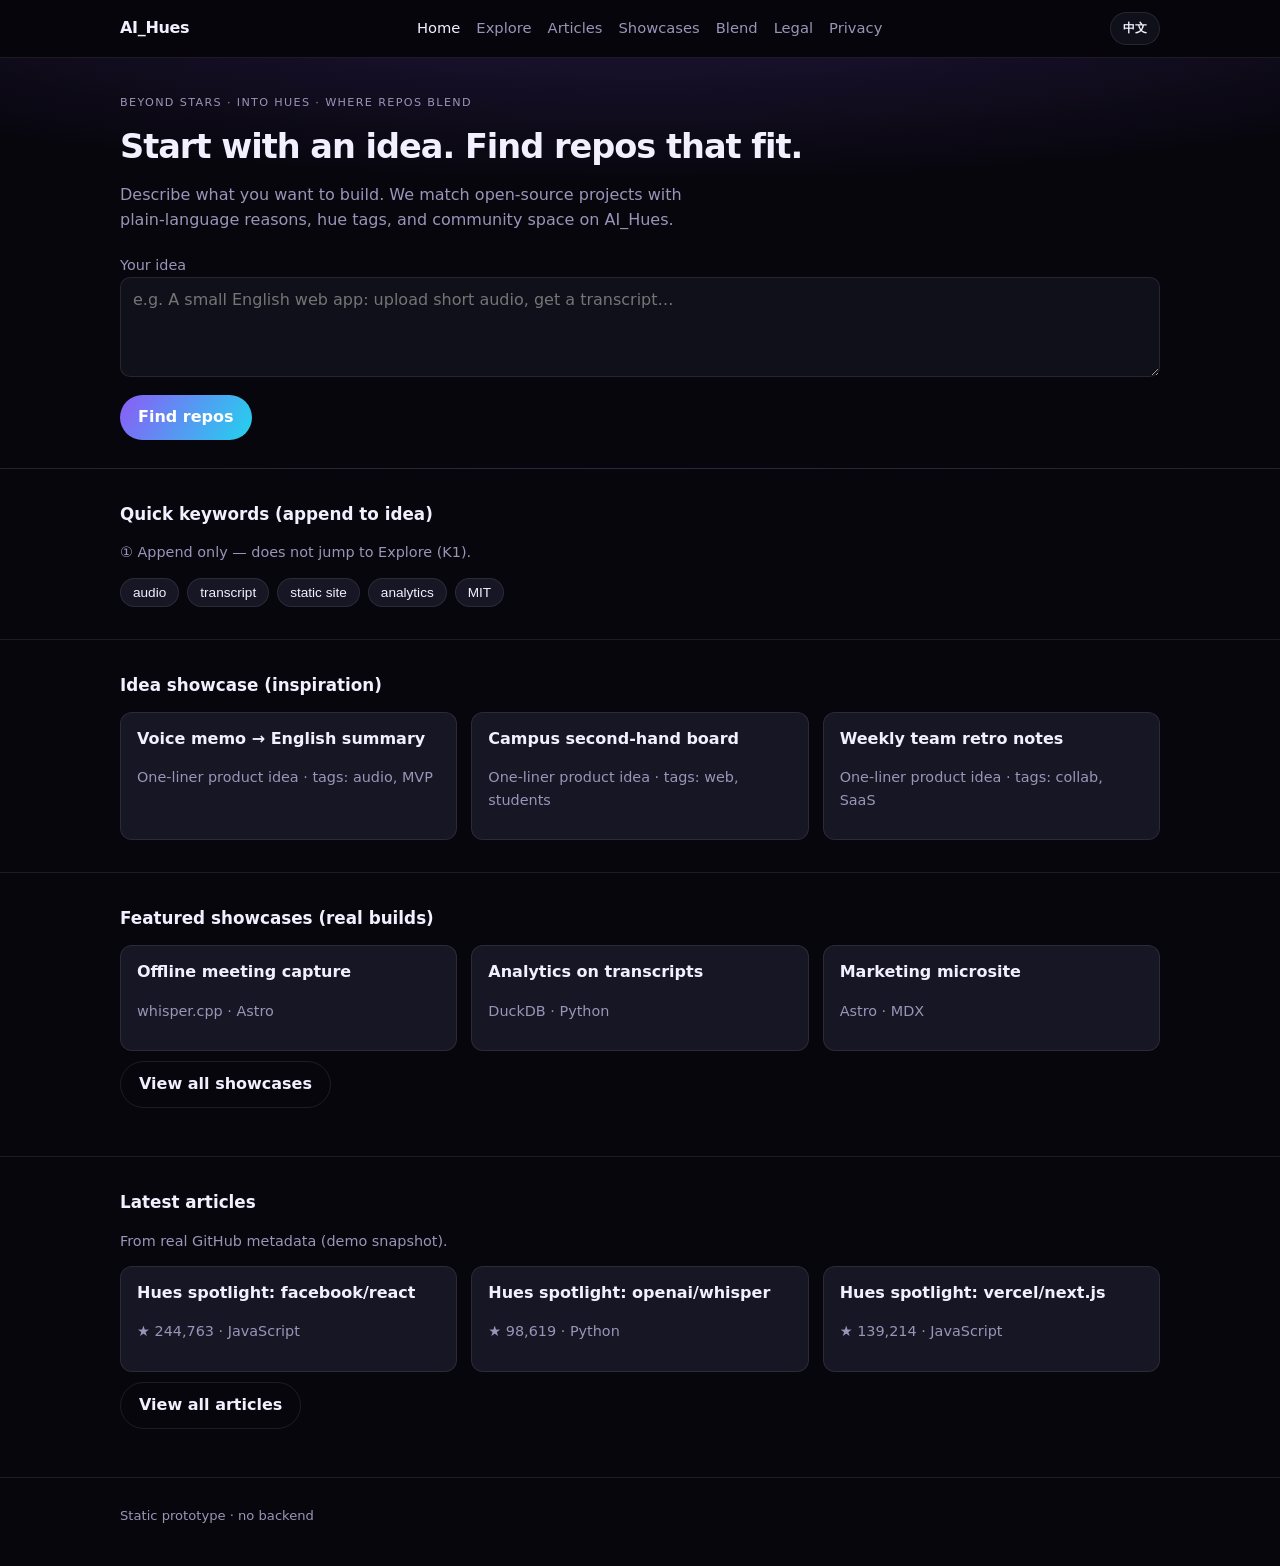
<file: index.html>
<!DOCTYPE html>
<html lang="en">
<head>
  <meta charset="UTF-8" />
  <meta name="viewport" content="width=device-width, initial-scale=1" />
  <title>AI_Hues — Demo</title>
  <link rel="stylesheet" href="./assets/styles.css" />
</head>
<body>
  <header class="site-header"><div id="nav-mount"></div></header>

  <section class="hero">
    <div class="wrap">
      <p class="eyebrow" data-i18n="homeEyebrow"></p>
      <h1 data-i18n="homeH1"></h1>
      <p class="lede" data-i18n="homeLede"></p>
      <form id="idea-form" action="./idea-result.html" method="get">
        <label for="q" class="muted" data-i18n="homeIdeaLabel"></label>
        <textarea id="q" name="q" data-i18n-placeholder="homeIdeaPh"></textarea>
        <div class="row">
          <button type="submit" class="btn" data-i18n="homeSearchBtn"></button>
        </div>
      </form>
    </div>
  </section>

  <section class="section">
    <div class="wrap">
      <h2 data-i18n="homeKwTitle"></h2>
      <p class="muted">① Append only — does not jump to Explore (K1).</p>
      <div class="chips" id="kw"></div>
    </div>
  </section>

  <section class="section">
    <div class="wrap">
      <h2 data-i18n="homeIdeaShowcaseTitle"></h2>
      <div class="grid">
        <article class="card"><h3>Voice memo → English summary</h3><p class="muted">One-liner product idea · tags: audio, MVP</p></article>
        <article class="card"><h3>Campus second-hand board</h3><p class="muted">One-liner product idea · tags: web, students</p></article>
        <article class="card"><h3>Weekly team retro notes</h3><p class="muted">One-liner product idea · tags: collab, SaaS</p></article>
      </div>
    </div>
  </section>

  <section class="section">
    <div class="wrap">
      <h2 data-i18n="homeFeatShowTitle"></h2>
      <div class="grid">
        <article class="card"><h3><a href="./showcase.html">Offline meeting capture</a></h3><p class="muted">whisper.cpp · Astro</p></article>
        <article class="card"><h3><a href="./showcase.html">Analytics on transcripts</a></h3><p class="muted">DuckDB · Python</p></article>
        <article class="card"><h3><a href="./showcase.html">Marketing microsite</a></h3><p class="muted">Astro · MDX</p></article>
      </div>
      <p class="row"><a class="btn btn-ghost" href="./showcases.html" data-i18n="homeFeatShowAll"></a></p>
    </div>
  </section>

  <section class="section">
    <div class="wrap">
      <h2 data-i18n="homeArticlesTitle"></h2>
      <p class="muted">From real GitHub metadata (demo snapshot).</p>
      <div class="grid" id="home-articles"></div>
      <p class="row"><a class="btn btn-ghost" href="./articles.html" data-i18n="homeArticlesAll"></a></p>
    </div>
  </section>

  <footer class="site-footer"><div class="wrap"><span data-i18n="footerNote"></span></div></footer>
  <script src="./assets/articles-data.js"></script>
  <script src="./assets/app.js"></script>
  <script>
    (function () {
      var ta = document.getElementById("q");
      var words = ["audio", "transcript", "static site", "analytics", "MIT"];
      var kw = document.getElementById("kw");
      words.forEach(function (w) {
        var b = document.createElement("button");
        b.type = "button";
        b.className = "chip";
        b.textContent = w;
        b.onclick = function () {
          ta.value = (ta.value ? ta.value + " " : "") + w;
        };
        kw.appendChild(b);
      });
      var ha = document.getElementById("home-articles");
      (window.AI_HUES_ARTICLES || []).slice(0, 3).forEach(function (a) {
        var el = document.createElement("article");
        el.className = "card";
        el.innerHTML =
          "<h3><a href=\"./article-view.html?id=" +
          a.id +
          "\">" +
          a.title_en +
          "</a></h3><p class=\"muted\">★ " +
          (a.stars || 0).toLocaleString() +
          " · " +
          (a.language || "—") +
          "</p>";
        ha.appendChild(el);
      });
    })();
  </script>
</body>
</html>
</file>
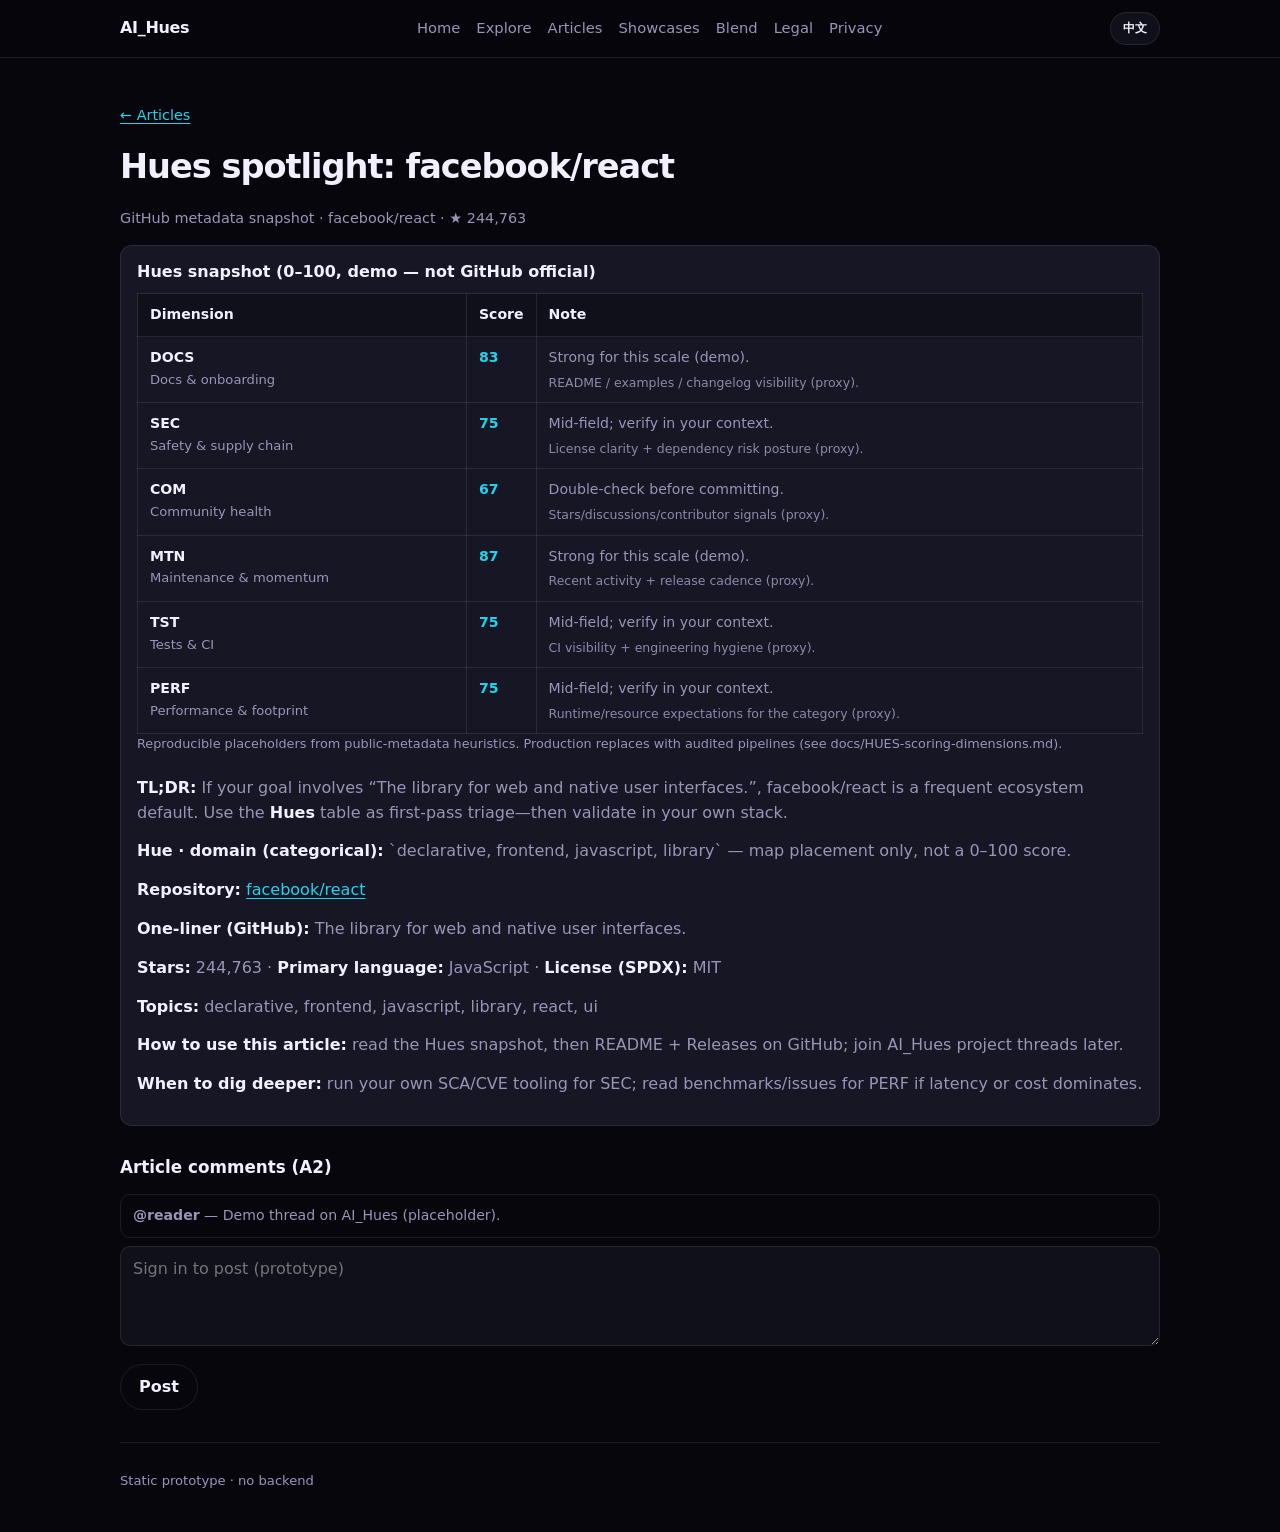
<file: article-view.html>
<!DOCTYPE html>
<html lang="en">
<head>
  <meta charset="UTF-8" />
  <meta name="viewport" content="width=device-width, initial-scale=1" />
  <title>AI_Hues — Article</title>
  <link rel="stylesheet" href="./assets/styles.css" />
  <style>
    .article-body p { margin: 0 0 14px; color: var(--muted); }
    .article-body a { word-break: break-all; }
    .article-body strong { color: var(--text); }
  </style>
</head>
<body>
  <header class="site-header"><div id="nav-mount"></div></header>
  <main class="wrap section">
    <p class="muted"><a href="./articles.html">← Articles</a></p>
    <h1 id="art-title"></h1>
    <p class="muted" id="art-meta"></p>
    <article class="card" style="margin-top:16px">
      <div class="article-body" id="art-body"></div>
    </article>
    <h2 style="margin-top:28px">Article comments (A2)</h2>
    <div class="comment"><strong>@reader</strong> — Demo thread on AI_Hues (placeholder).</div>
    <textarea rows="2" placeholder="Sign in to post (prototype)"></textarea>
    <div class="row"><button type="button" class="btn btn-ghost" disabled>Post</button></div>
  </main>
  <footer class="site-footer"><div class="wrap"><span data-i18n="footerNote"></span></div></footer>
  <script src="./assets/articles-data.js"></script>
  <script src="./assets/app.js"></script>
  <script>
    function ghMdToHtml(s) {
      return s
        .split(/\n\n+/)
        .map(function (p) {
          p = p.replace(/\*\*(.+?)\*\*/g, "<strong>$1</strong>");
          p = p.replace(/\[([^\]]+)\]\(([^)]+)\)/g, '<a href="$2" target="_blank" rel="noopener noreferrer">$1</a>');
          return "<p>" + p + "</p>";
        })
        .join("");
    }
    function getLang() {
      try {
        var s = localStorage.getItem("ai_hues_lang");
        if (s === "zh" || s === "en") return s;
      } catch (e) {}
      return "en";
    }
    var id = parseInt(new URLSearchParams(location.search).get("id") || "0", 10);
    var list = window.AI_HUES_ARTICLES || [];
    var a = list.find(function (x) { return x.id === id; }) || list[0];
    var lang = getLang();
    document.getElementById("art-title").textContent = lang === "zh" ? a.title_zh : a.title_en;
    document.getElementById("art-meta").textContent =
      (lang === "zh" ? "GitHub 元数据快照 · " : "GitHub metadata snapshot · ") +
      a.full_name +
      " · ★ " +
      (a.stars || 0).toLocaleString();
    var hues = lang === "zh" ? a.hues_html_zh : a.hues_html_en;
    document.getElementById("art-body").innerHTML =
      (hues || "") + ghMdToHtml(lang === "zh" ? a.body_zh : a.body_en);
    document.title = (lang === "zh" ? a.title_zh : a.title_en) + " — AI_Hues";
  </script>
</body>
</html>
</file>
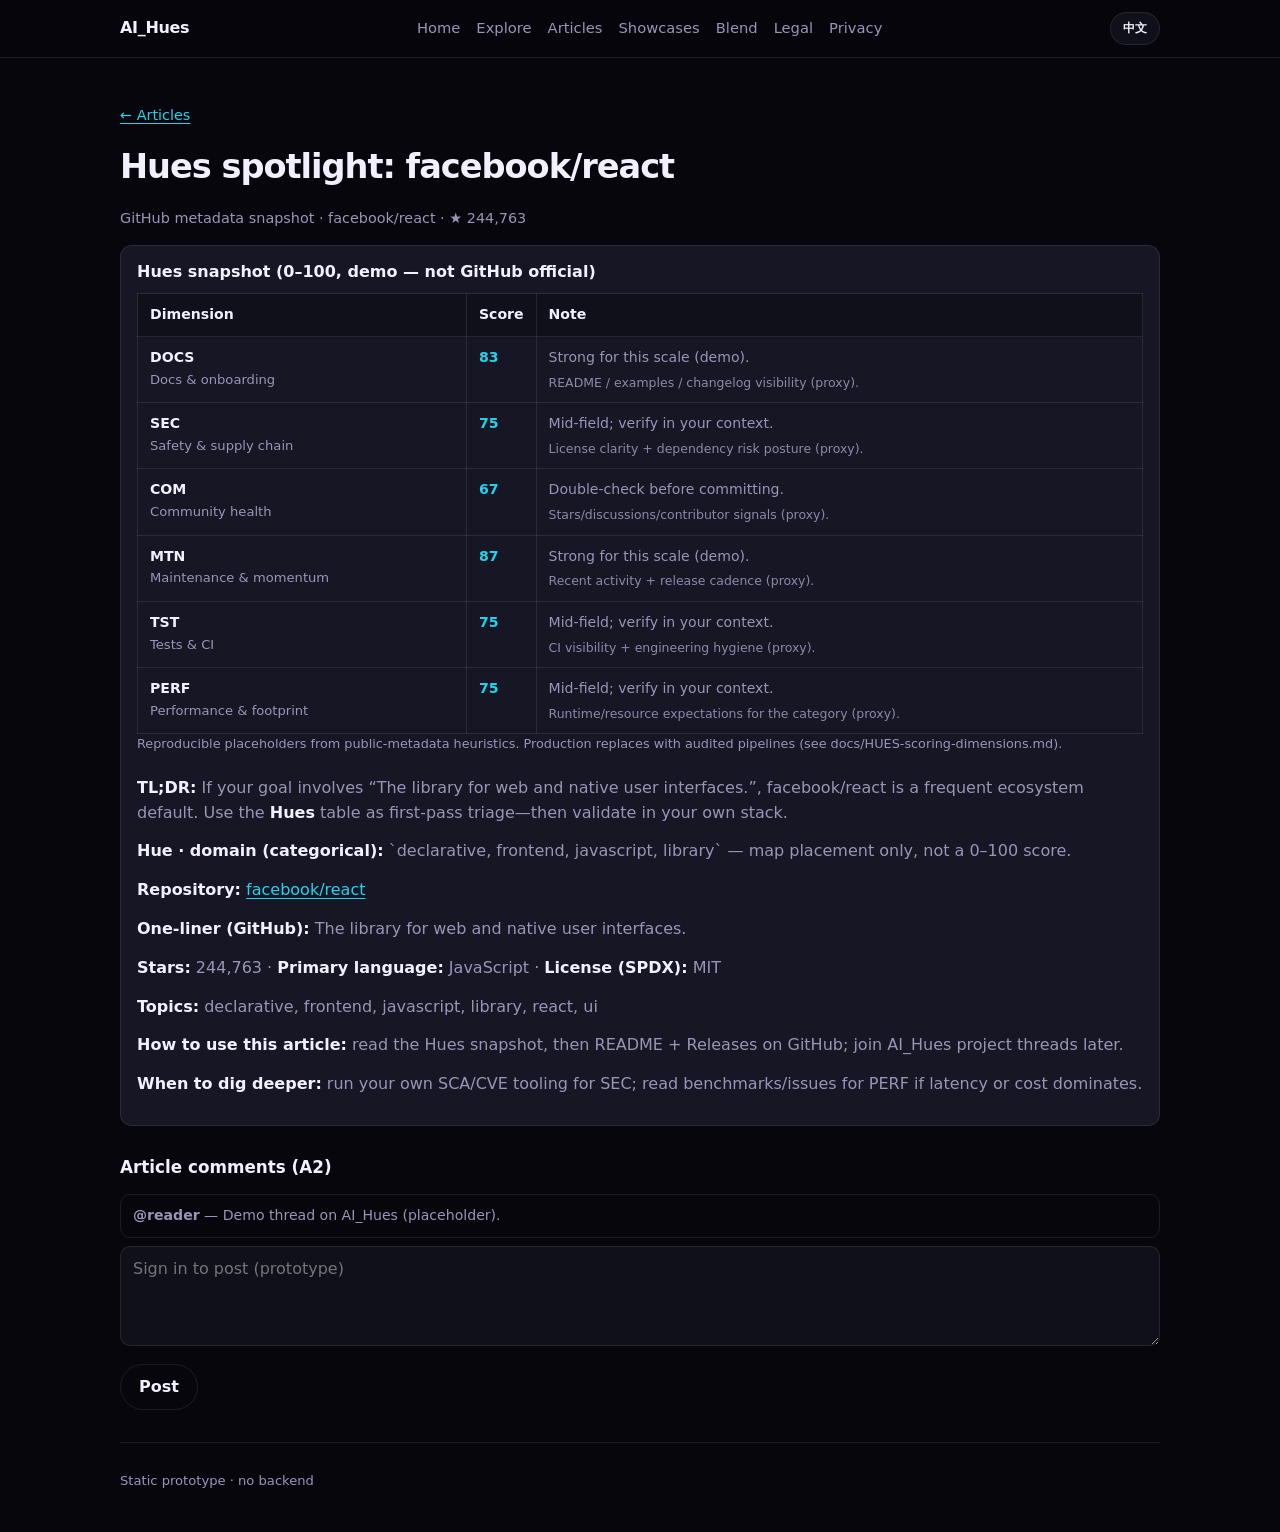
<file: article.html>
<!DOCTYPE html>
<html lang="en">
<head>
  <meta charset="UTF-8" />
  <meta http-equiv="refresh" content="0; url=./article-view.html?id=0" />
  <title>Redirect…</title>
  <script>location.replace("./article-view.html?id=0");</script>
</head>
<body><p><a href="./article-view.html?id=0">Continue to article…</a></p></body>
</html>
</file>
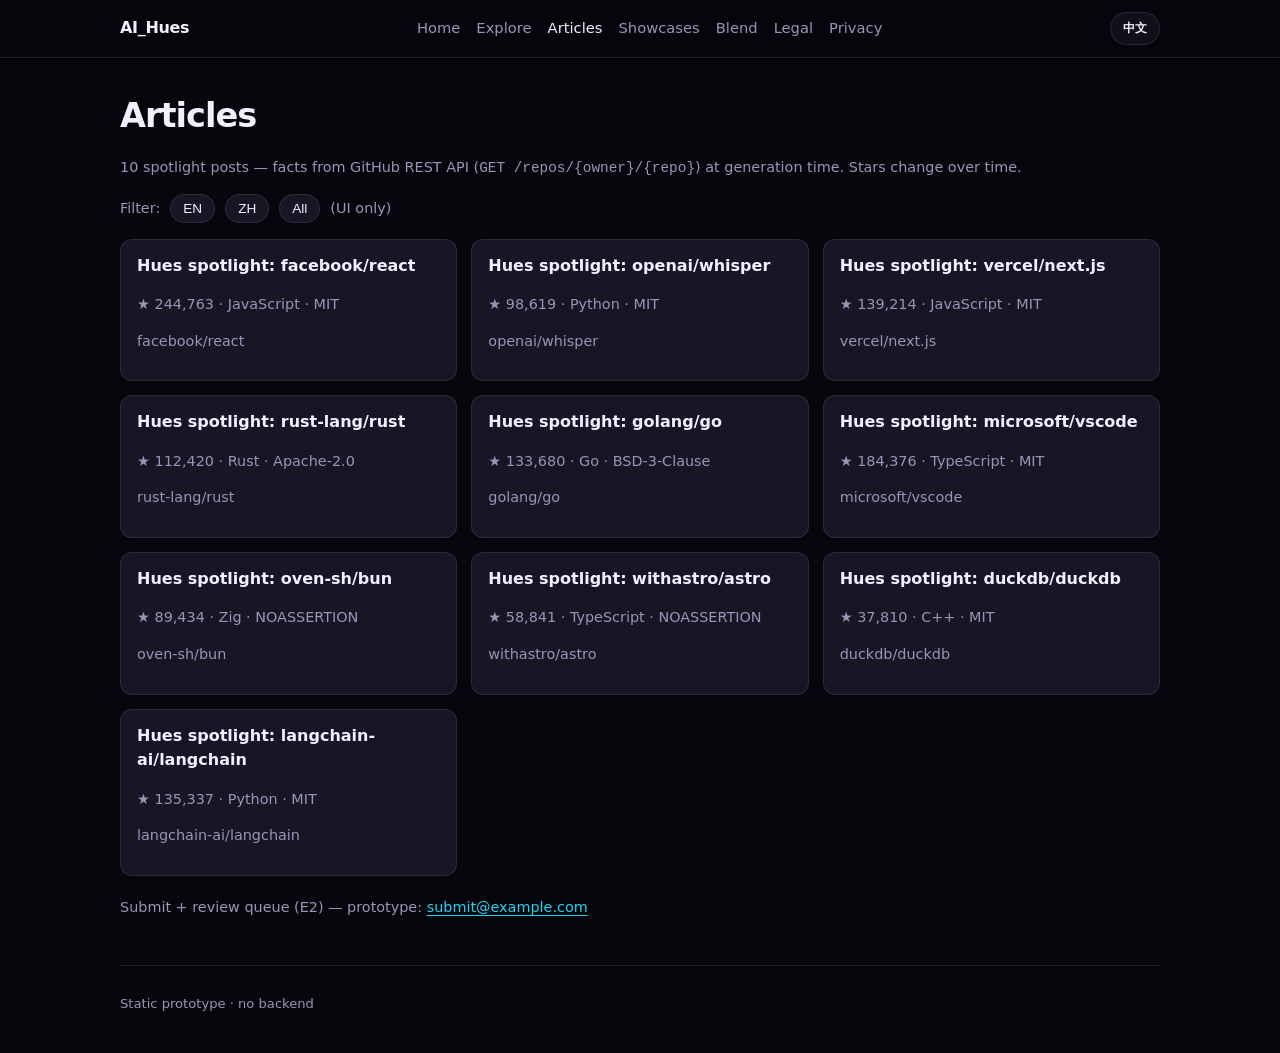
<file: articles.html>
<!DOCTYPE html>
<html lang="en">
<head>
  <meta charset="UTF-8" />
  <meta name="viewport" content="width=device-width, initial-scale=1" />
  <title>AI_Hues — Articles</title>
  <link rel="stylesheet" href="./assets/styles.css" />
</head>
<body>
  <header class="site-header"><div id="nav-mount"></div></header>
  <main class="wrap section">
    <h1 data-i18n="articlesTitle"></h1>
    <p class="muted">10 spotlight posts — facts from GitHub REST API (<code>GET /repos/{owner}/{repo}</code>) at generation time. Stars change over time.</p>
    <p class="row muted">Filter: <button type="button" class="chip">EN</button> <button type="button" class="chip">ZH</button> <button type="button" class="chip">All</button> (UI only)</p>
    <div class="grid" style="margin-top:16px" id="art-grid"></div>
    <p class="muted" style="margin-top:20px">Submit + review queue (E2) — prototype: <a href="#">submit@example.com</a></p>
  </main>
  <footer class="site-footer"><div class="wrap"><span data-i18n="footerNote"></span></div></footer>
  <script src="./assets/articles-data.js"></script>
  <script src="./assets/app.js"></script>
  <script>
    (function () {
      var g = document.getElementById("art-grid");
      (window.AI_HUES_ARTICLES || []).forEach(function (a) {
        var el = document.createElement("article");
        el.className = "card";
        el.innerHTML =
          "<h3><a href=\"./article-view.html?id=" +
          a.id +
          "\">" +
          a.title_en +
          "</a></h3>" +
          "<p class=\"muted\">★ " +
          (a.stars || 0).toLocaleString() +
          " · " +
          (a.language || "—") +
          " · " +
          (a.license || "—") +
          "</p><p class=\"muted\">" +
          (a.full_name || "") +
          "</p>";
        g.appendChild(el);
      });
    })();
  </script>
</body>
</html>
</file>
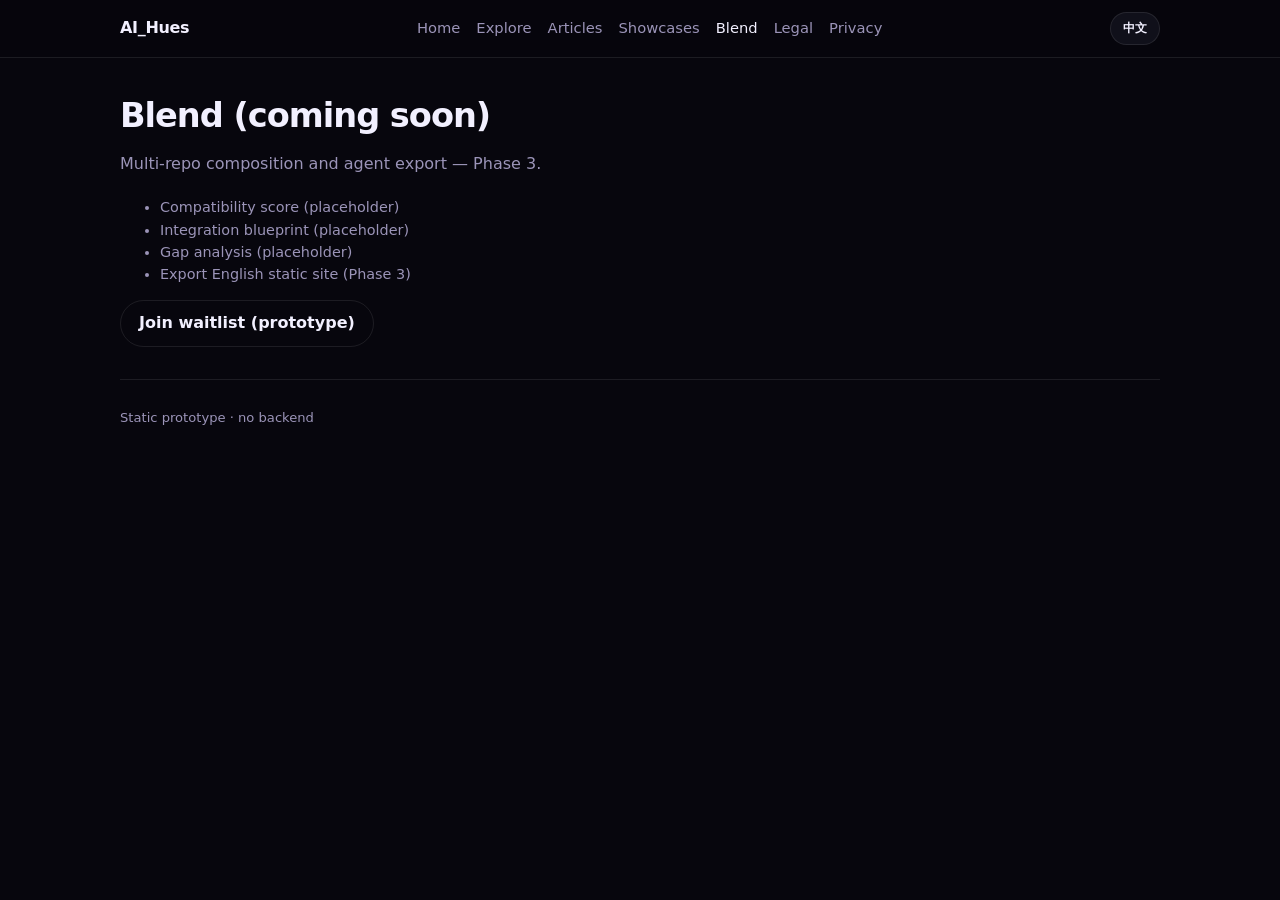
<file: blend.html>
<!DOCTYPE html>
<html lang="en">
<head>
  <meta charset="UTF-8" />
  <meta name="viewport" content="width=device-width, initial-scale=1" />
  <title>AI_Hues — Blend</title>
  <link rel="stylesheet" href="./assets/styles.css" />
</head>
<body>
  <header class="site-header"><div id="nav-mount"></div></header>
  <main class="wrap section">
    <h1 data-i18n="blendTitle"></h1>
    <p class="lede" data-i18n="blendSub"></p>
    <ul class="muted">
      <li>Compatibility score (placeholder)</li>
      <li>Integration blueprint (placeholder)</li>
      <li>Gap analysis (placeholder)</li>
      <li>Export English static site (Phase 3)</li>
    </ul>
    <button type="button" class="btn btn-ghost" disabled>Join waitlist (prototype)</button>
  </main>
  <footer class="site-footer"><div class="wrap"><span data-i18n="footerNote"></span></div></footer>
  <script src="./assets/app.js"></script>
</body>
</html>
</file>
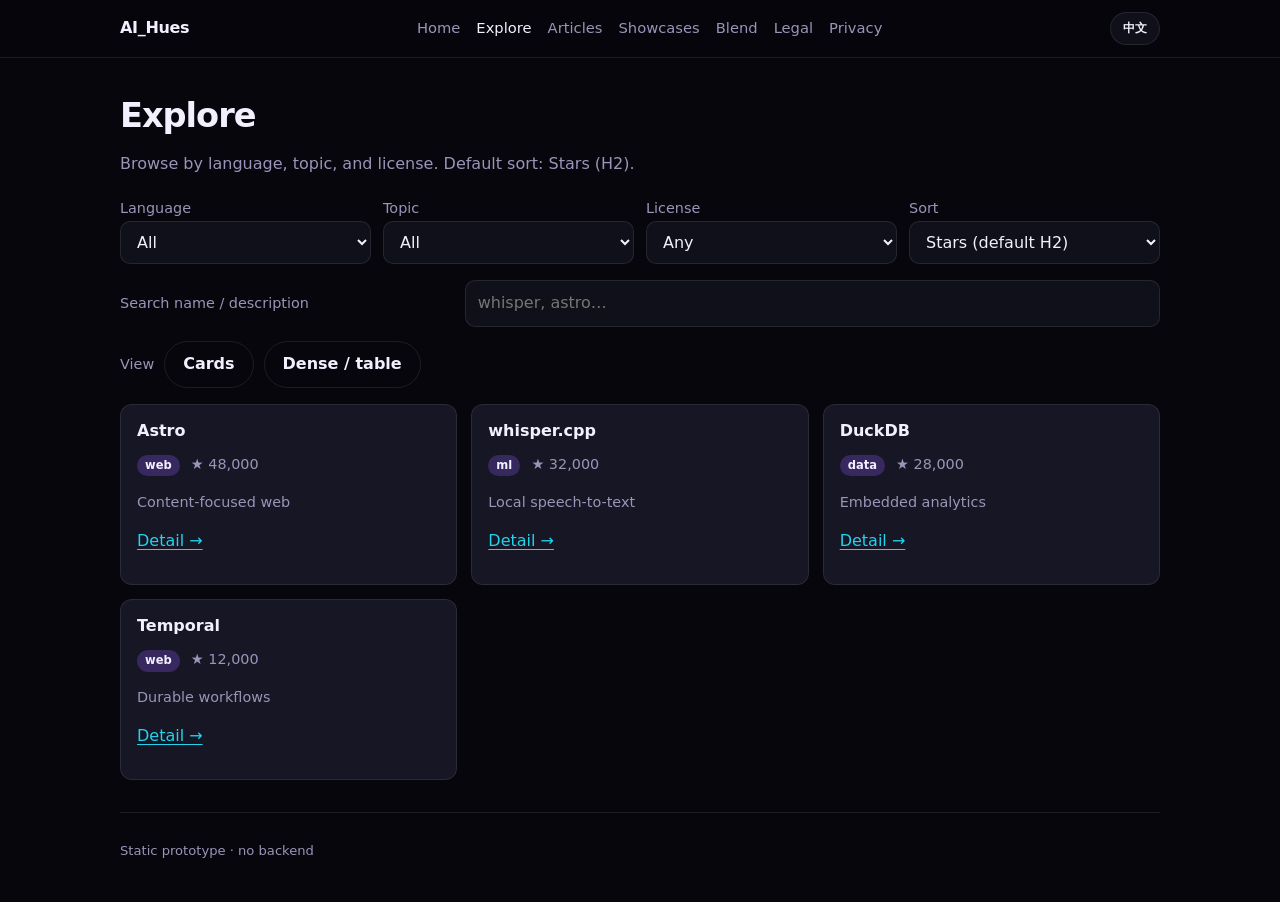
<file: explore.html>
<!DOCTYPE html>
<html lang="en">
<head>
  <meta charset="UTF-8" />
  <meta name="viewport" content="width=device-width, initial-scale=1" />
  <title>AI_Hues — Explore</title>
  <link rel="stylesheet" href="./assets/styles.css" />
</head>
<body>
  <header class="site-header"><div id="nav-mount"></div></header>
  <main class="wrap section">
    <h1 data-i18n="exploreTitle"></h1>
    <p class="lede" data-i18n="exploreSub"></p>

    <div class="filters">
      <div>
        <label class="muted" data-i18n="exploreLang"></label>
        <select id="f-lang">
          <option value="all">All</option>
          <option value="ts">TypeScript</option>
          <option value="c">C / C++</option>
          <option value="py">Python</option>
        </select>
      </div>
      <div>
        <label class="muted" data-i18n="exploreTopic"></label>
        <select id="f-topic">
          <option value="all">All</option>
          <option value="web">web</option>
          <option value="ml">ml</option>
          <option value="data">data</option>
        </select>
      </div>
      <div>
        <label class="muted" data-i18n="exploreLic"></label>
        <select id="f-lic">
          <option value="any">Any</option>
          <option value="mit">MIT</option>
          <option value="apache">Apache-2.0</option>
          <option value="gpl">GPL</option>
        </select>
      </div>
      <div>
        <label class="muted" data-i18n="exploreSort"></label>
        <select id="f-sort">
          <option value="stars">Stars (default H2)</option>
          <option value="updated">Recently updated</option>
        </select>
      </div>
    </div>
    <div class="row" style="margin-bottom:14px">
      <label class="muted" style="flex:1;min-width:200px" data-i18n="exploreSearch"></label>
      <input type="search" id="f-q" placeholder="whisper, astro…" style="flex:2;min-width:220px" />
    </div>
    <div class="row" style="margin-bottom:16px">
      <span class="muted" data-i18n="exploreView"></span>
      <button type="button" class="btn btn-ghost" id="v-card" data-i18n="exploreCards"></button>
      <button type="button" class="btn btn-ghost" id="v-dense" data-i18n="exploreDense"></button>
    </div>

    <div id="view-cards" class="grid"></div>
    <div id="view-dense" class="table-placeholder" hidden>Dense / table view — placeholder (L3).</div>
  </main>
  <footer class="site-footer"><div class="wrap"><span data-i18n="footerNote"></span></div></footer>
  <script src="./assets/app.js"></script>
  <script>
    var DATA = [
      { name: "whisper.cpp", desc: "Local speech-to-text", lang: "c", topic: "ml", lic: "mit", stars: 32000, t: "whisper speech" },
      { name: "Astro", desc: "Content-focused web", lang: "ts", topic: "web", lic: "mit", stars: 48000, t: "astro static" },
      { name: "DuckDB", desc: "Embedded analytics", lang: "c", topic: "data", lic: "mit", stars: 28000, t: "duck sql" },
      { name: "Temporal", desc: "Durable workflows", lang: "ts", topic: "web", lic: "mit", stars: 12000, t: "temporal workflow" },
    ];
    function match(item) {
      var lang = document.getElementById("f-lang").value;
      var topic = document.getElementById("f-topic").value;
      var lic = document.getElementById("f-lic").value;
      var q = (document.getElementById("f-q").value || "").toLowerCase();
      if (lang !== "all" && item.lang !== lang) return false;
      if (topic !== "all" && item.topic !== topic) return false;
      if (lic !== "any" && item.lic !== lic) return false;
      if (q && item.t.indexOf(q) < 0 && item.name.toLowerCase().indexOf(q) < 0) return false;
      return true;
    }
    function render() {
      var list = DATA.filter(match).sort(function (a, b) {
        return document.getElementById("f-sort").value === "updated" ? a.name.localeCompare(b.name) : b.stars - a.stars;
      });
      var el = document.getElementById("view-cards");
      el.innerHTML = "";
      list.forEach(function (r) {
        var art = document.createElement("article");
        art.className = "card";
        art.innerHTML =
          "<h3><a href=\"https://github.com/search?q=" +
          encodeURIComponent(r.name) +
          "\" target=\"_blank\" rel=\"noopener\">" +
          r.name +
          "</a></h3><span class=\"badge\">" +
          r.topic +
          "</span> <span class=\"muted\">★ " +
          r.stars.toLocaleString() +
          "</span><p class=\"muted\">" +
          r.desc +
          "</p><p><a href=\"./project.html\">Detail →</a></p>";
        el.appendChild(art);
      });
    }
    ["f-lang", "f-topic", "f-lic", "f-sort", "f-q"].forEach(function (id) {
      document.getElementById(id).addEventListener("input", render);
      document.getElementById(id).addEventListener("change", render);
    });
    document.getElementById("v-card").onclick = function () {
      document.getElementById("view-cards").hidden = false;
      document.getElementById("view-dense").hidden = true;
    };
    document.getElementById("v-dense").onclick = function () {
      document.getElementById("view-cards").hidden = true;
      document.getElementById("view-dense").hidden = false;
    };
    render();
  </script>
</body>
</html>
</file>
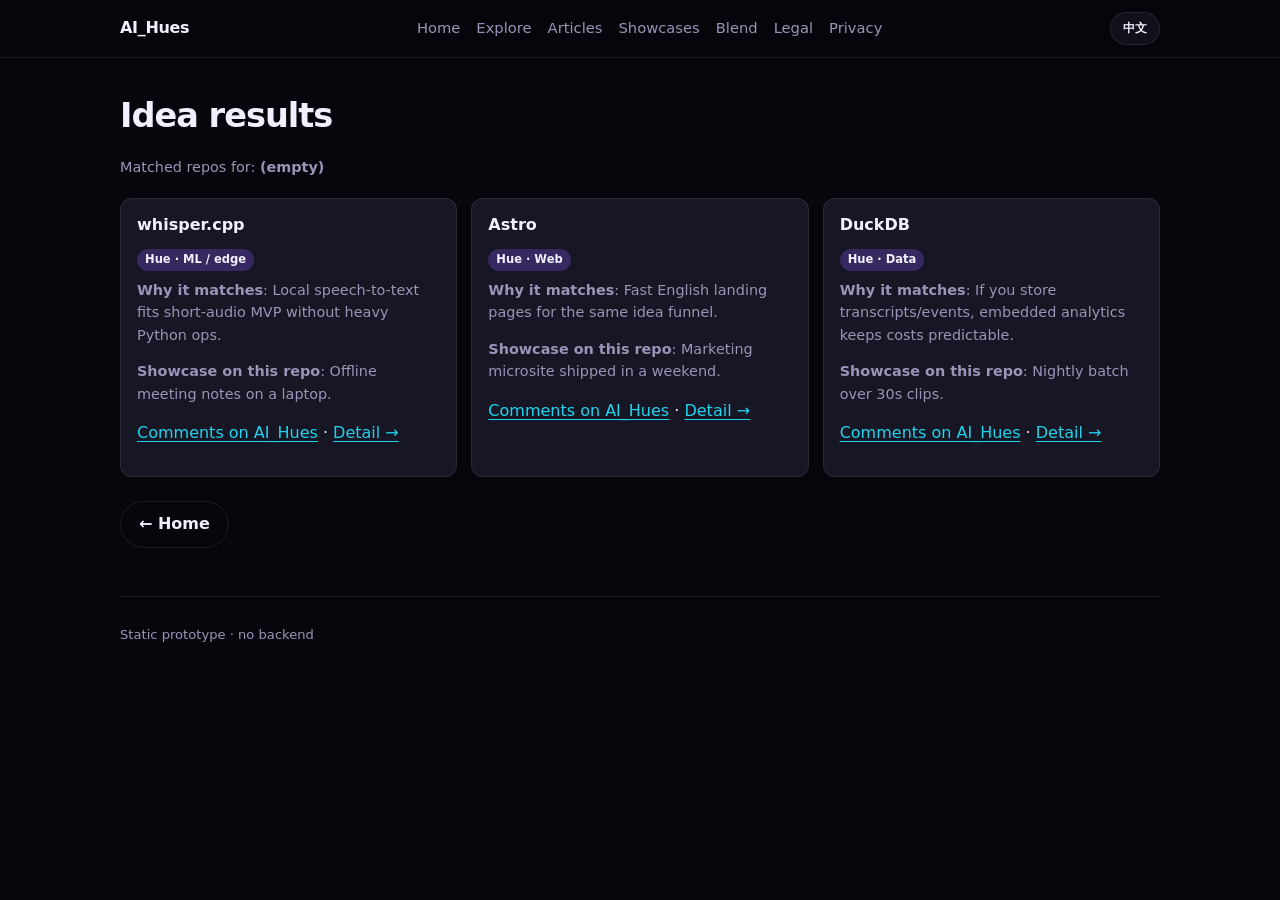
<file: idea-result.html>
<!DOCTYPE html>
<html lang="en">
<head>
  <meta charset="UTF-8" />
  <meta name="viewport" content="width=device-width, initial-scale=1" />
  <title>AI_Hues — Idea results</title>
  <link rel="stylesheet" href="./assets/styles.css" />
</head>
<body>
  <header class="site-header"><div id="nav-mount"></div></header>
  <main class="wrap section">
    <h1 data-i18n="ideaTitle"></h1>
    <p class="muted"><span data-i18n="ideaSub"></span> <strong id="qval"></strong></p>
    <div class="grid" style="margin-top:20px">
      <article class="card">
        <h3><a href="https://github.com/ggerganov/whisper.cpp" target="_blank" rel="noopener">whisper.cpp</a></h3>
        <span class="badge">Hue · ML / edge</span>
        <p class="muted" style="margin-top:8px"><strong data-i18n="ideaCardWhy"></strong>: Local speech-to-text fits short-audio MVP without heavy Python ops.</p>
        <p class="muted"><strong data-i18n="ideaCardShow"></strong>: Offline meeting notes on a laptop.</p>
        <p><a href="./project.html#comments" data-i18n="ideaCardComments"></a> · <a href="./project.html">Detail →</a></p>
      </article>
      <article class="card">
        <h3><a href="https://github.com/withastro/astro" target="_blank" rel="noopener">Astro</a></h3>
        <span class="badge">Hue · Web</span>
        <p class="muted" style="margin-top:8px"><strong data-i18n="ideaCardWhy"></strong>: Fast English landing pages for the same idea funnel.</p>
        <p class="muted"><strong data-i18n="ideaCardShow"></strong>: Marketing microsite shipped in a weekend.</p>
        <p><a href="./project.html#comments" data-i18n="ideaCardComments"></a> · <a href="./project.html">Detail →</a></p>
      </article>
      <article class="card">
        <h3><a href="https://github.com/duckdb/duckdb" target="_blank" rel="noopener">DuckDB</a></h3>
        <span class="badge">Hue · Data</span>
        <p class="muted" style="margin-top:8px"><strong data-i18n="ideaCardWhy"></strong>: If you store transcripts/events, embedded analytics keeps costs predictable.</p>
        <p class="muted"><strong data-i18n="ideaCardShow"></strong>: Nightly batch over 30s clips.</p>
        <p><a href="./project.html#comments" data-i18n="ideaCardComments"></a> · <a href="./project.html">Detail →</a></p>
      </article>
    </div>
    <p class="row" style="margin-top:24px"><a class="btn btn-ghost" href="./index.html">← Home</a></p>
  </main>
  <footer class="site-footer"><div class="wrap"><span data-i18n="footerNote"></span></div></footer>
  <script src="./assets/app.js"></script>
  <script>
    var p = new URLSearchParams(location.search);
    document.getElementById("qval").textContent = p.get("q") || "(empty)";
  </script>
</body>
</html>
</file>
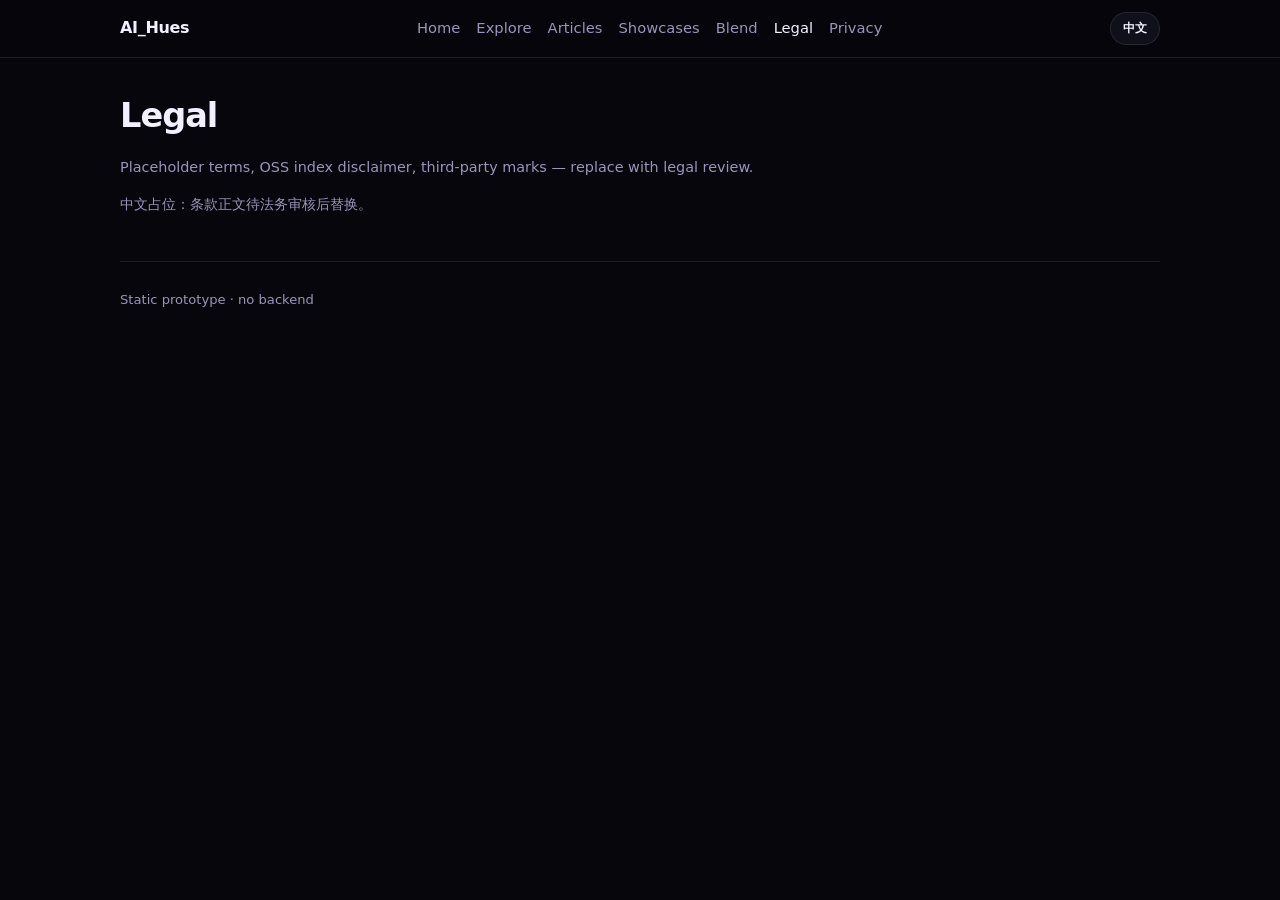
<file: legal.html>
<!DOCTYPE html>
<html lang="en">
<head>
  <meta charset="UTF-8" />
  <meta name="viewport" content="width=device-width, initial-scale=1" />
  <title>AI_Hues — Legal</title>
  <link rel="stylesheet" href="./assets/styles.css" />
</head>
<body>
  <header class="site-header"><div id="nav-mount"></div></header>
  <main class="wrap section">
    <h1 data-i18n="legalTitle"></h1>
    <p class="muted">Placeholder terms, OSS index disclaimer, third-party marks — replace with legal review.</p>
    <p class="muted">中文占位：条款正文待法务审核后替换。</p>
  </main>
  <footer class="site-footer"><div class="wrap"><span data-i18n="footerNote"></span></div></footer>
  <script src="./assets/app.js"></script>
</body>
</html>
</file>
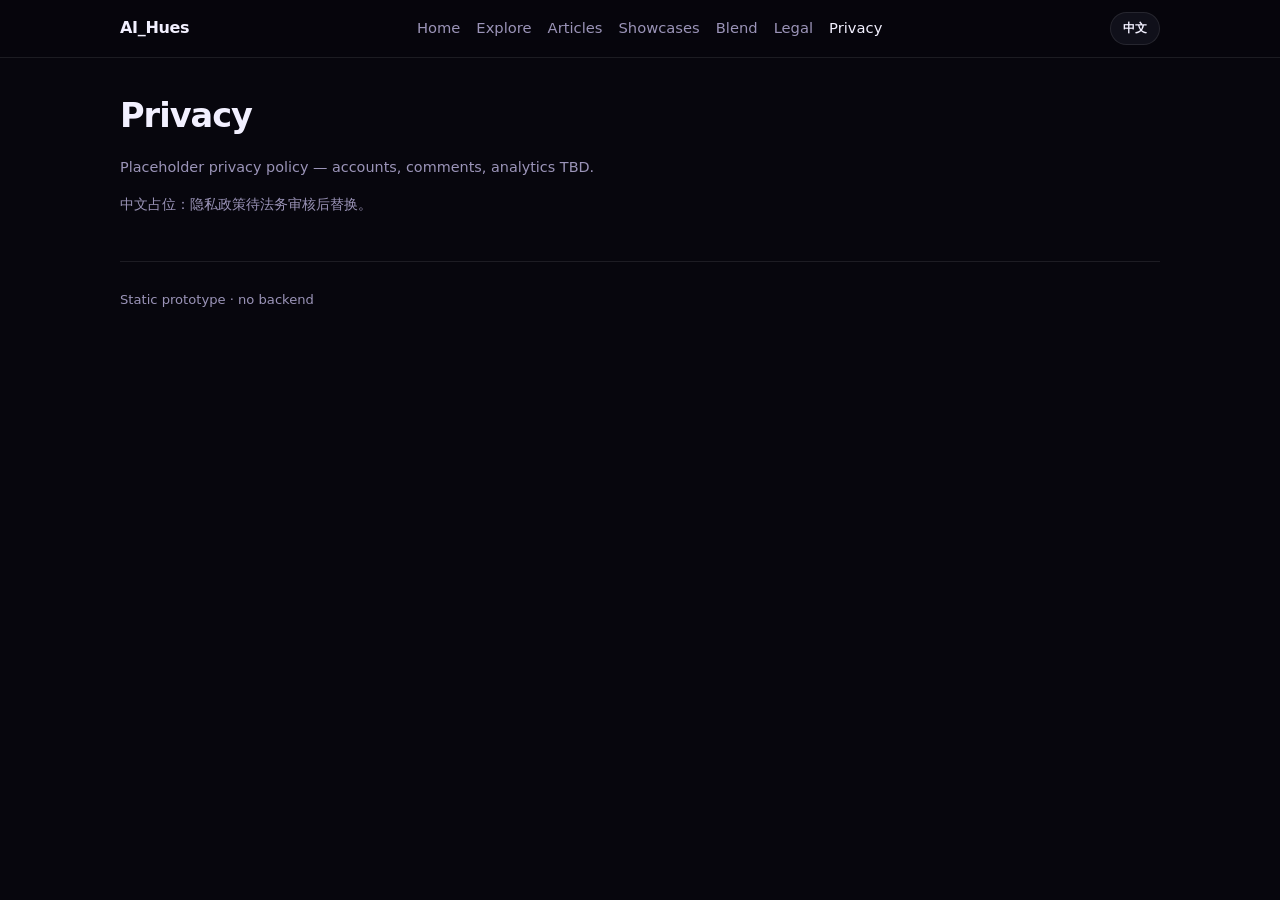
<file: privacy.html>
<!DOCTYPE html>
<html lang="en">
<head>
  <meta charset="UTF-8" />
  <meta name="viewport" content="width=device-width, initial-scale=1" />
  <title>AI_Hues — Privacy</title>
  <link rel="stylesheet" href="./assets/styles.css" />
</head>
<body>
  <header class="site-header"><div id="nav-mount"></div></header>
  <main class="wrap section">
    <h1 data-i18n="privacyTitle"></h1>
    <p class="muted">Placeholder privacy policy — accounts, comments, analytics TBD.</p>
    <p class="muted">中文占位：隐私政策待法务审核后替换。</p>
  </main>
  <footer class="site-footer"><div class="wrap"><span data-i18n="footerNote"></span></div></footer>
  <script src="./assets/app.js"></script>
</body>
</html>
</file>
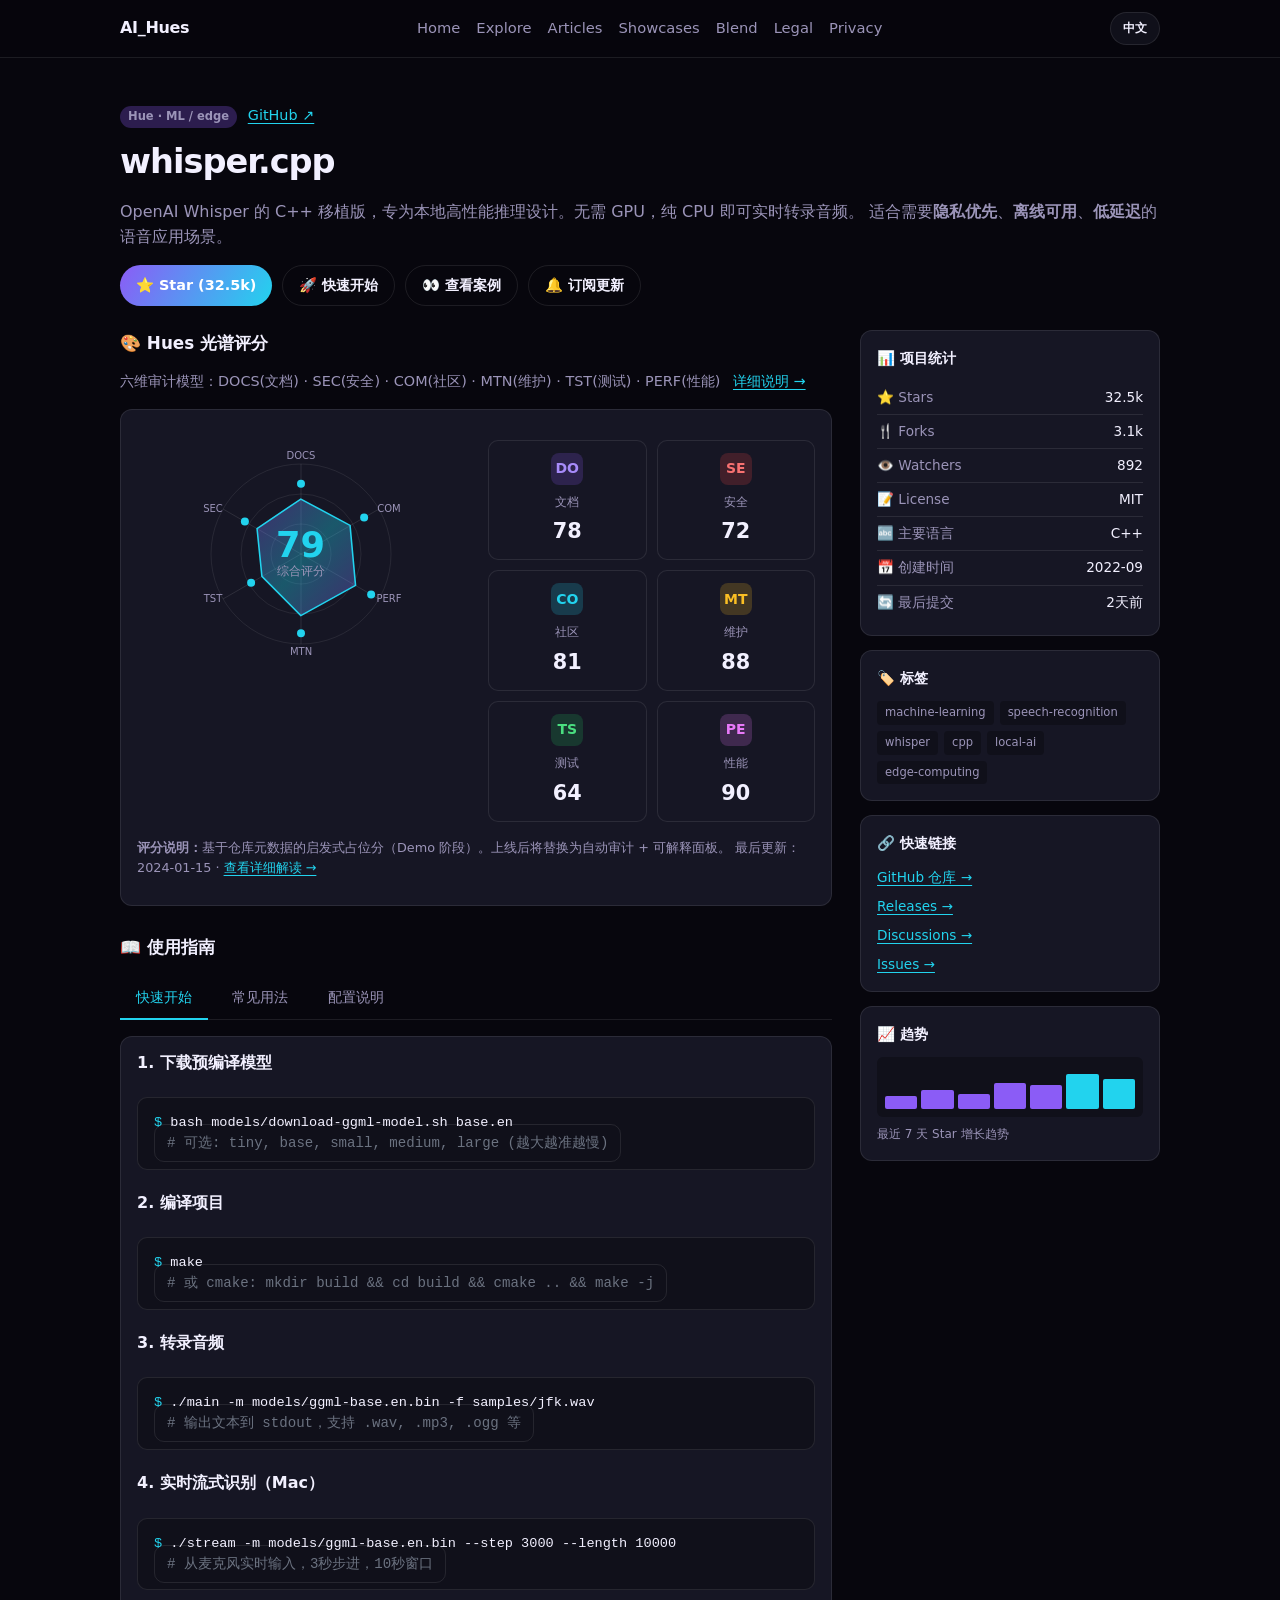
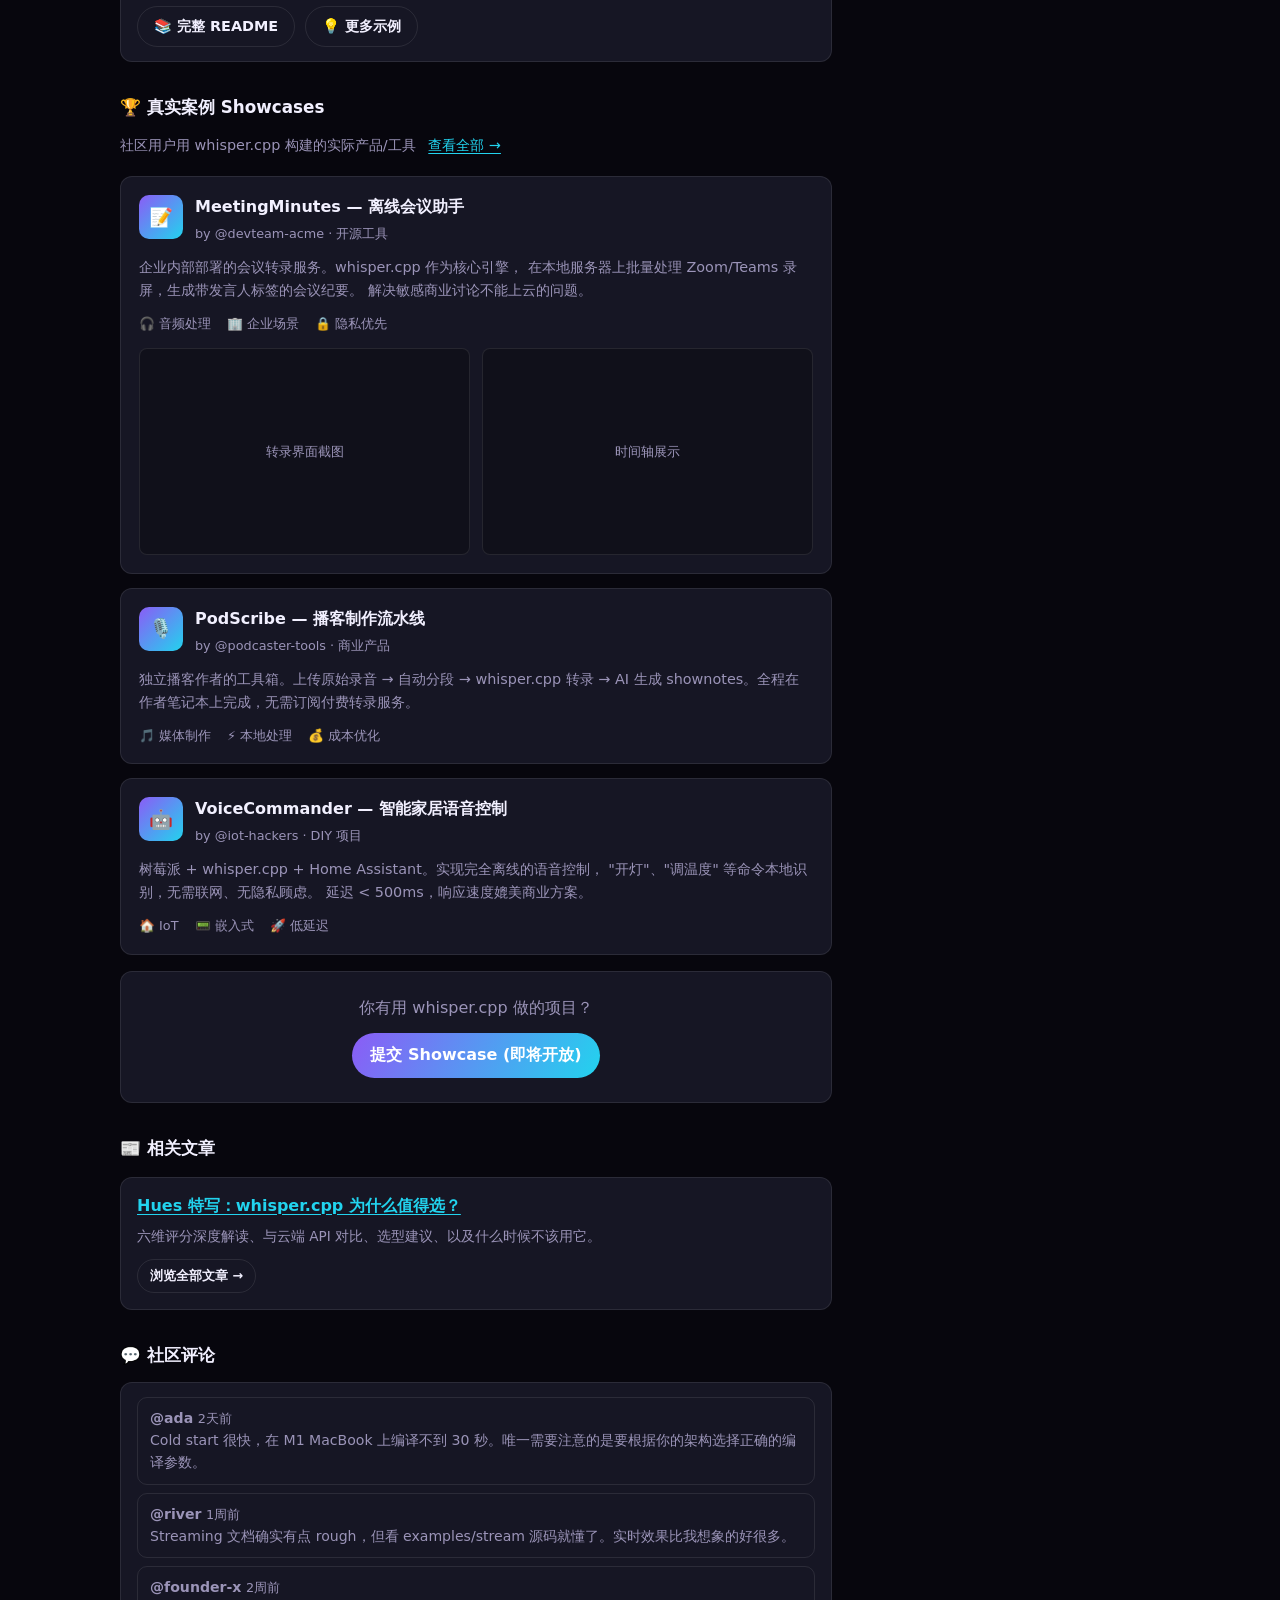
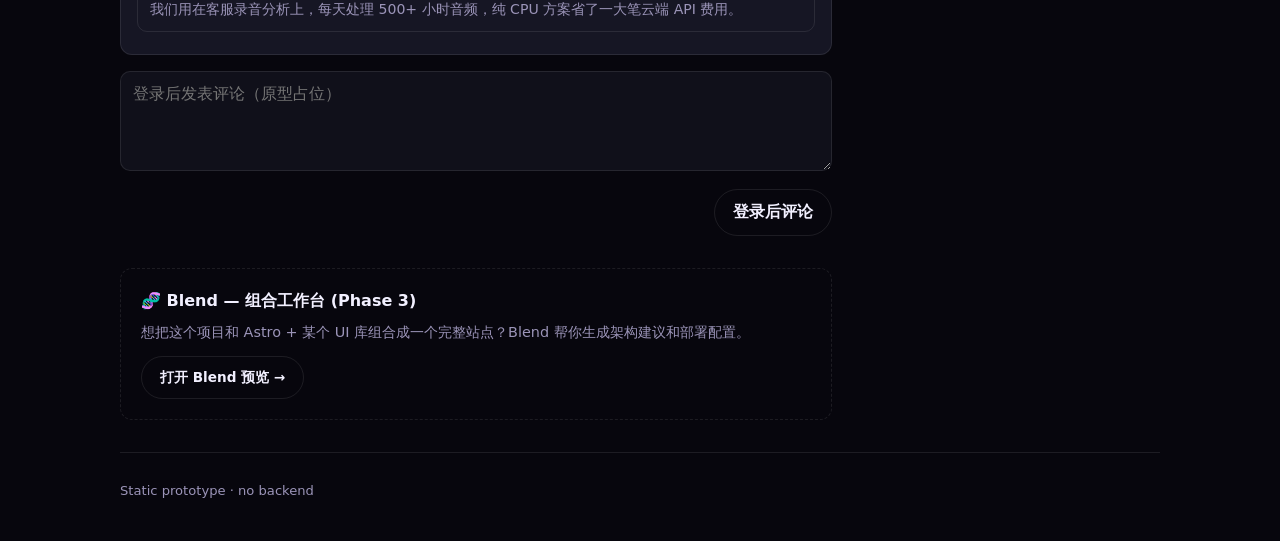
<file: project.html>
<!DOCTYPE html>
<html lang="en">
<head>
  <meta charset="UTF-8" />
  <meta name="viewport" content="width=device-width, initial-scale=1" />
  <title>AI_Hues — whisper.cpp</title>
  <link rel="stylesheet" href="./assets/styles.css" />
  <style>
    /* 色环雷达图样式 */
    .spectrum-ring {
      position: relative;
      width: 220px;
      height: 220px;
      margin: 20px auto;
    }
    .spectrum-ring svg {
      width: 100%;
      height: 100%;
    }
    .spectrum-ring .axis-line {
      stroke: rgba(255,255,255,0.1);
      stroke-width: 1;
    }
    .spectrum-ring .ring-circle {
      fill: none;
      stroke: rgba(255,255,255,0.08);
      stroke-width: 1;
    }
    .spectrum-ring .data-polygon {
      fill: url(#huesGradient);
      fill-opacity: 0.35;
      stroke: var(--accent2);
      stroke-width: 2;
    }
    .spectrum-ring .data-point {
      fill: var(--accent2);
      r: 4;
    }
    .spectrum-ring .axis-label {
      fill: var(--muted);
      font-size: 10px;
      text-anchor: middle;
      dominant-baseline: middle;
    }
    .spectrum-ring .center-score {
      position: absolute;
      top: 50%;
      left: 50%;
      transform: translate(-50%, -50%);
      text-align: center;
    }
    .spectrum-ring .center-score .score-value {
      font-size: 2.2rem;
      font-weight: 700;
      color: var(--accent2);
      line-height: 1;
    }
    .spectrum-ring .center-score .score-label {
      font-size: 0.75rem;
      color: var(--muted);
    }

    /* 维度详情卡片 */
    .dim-cards {
      display: grid;
      grid-template-columns: repeat(auto-fit, minmax(140px, 1fr));
      gap: 10px;
      margin-top: 16px;
    }
    .dim-card {
      border: 1px solid var(--line);
      border-radius: 10px;
      padding: 12px;
      background: var(--card);
      text-align: center;
    }
    .dim-card .dim-icon {
      width: 32px;
      height: 32px;
      margin: 0 auto 8px;
      border-radius: 8px;
      display: flex;
      align-items: center;
      justify-content: center;
      font-size: 14px;
      font-weight: 700;
    }
    .dim-card.do .dim-icon { background: rgba(139, 92, 246, 0.2); color: #a78bfa; }
    .dim-card.se .dim-icon { background: rgba(239, 68, 68, 0.2); color: #f87171; }
    .dim-card.co .dim-icon { background: rgba(34, 211, 238, 0.2); color: #22d3ee; }
    .dim-card.mt .dim-icon { background: rgba(251, 191, 36, 0.2); color: #fbbf24; }
    .dim-card.ts .dim-icon { background: rgba(34, 197, 94, 0.2); color: #4ade80; }
    .dim-card.pe .dim-icon { background: rgba(232, 121, 249, 0.2); color: #e879f9; }
    .dim-card .dim-name {
      font-size: 0.75rem;
      color: var(--muted);
      margin-bottom: 4px;
    }
    .dim-card .dim-score {
      font-size: 1.3rem;
      font-weight: 700;
      color: var(--text);
    }

    /* 使用指南区块 */
    .usage-section {
      margin-top: 28px;
    }
    .usage-tabs {
      display: flex;
      gap: 8px;
      border-bottom: 1px solid var(--line);
      margin-bottom: 16px;
    }
    .usage-tab {
      padding: 10px 16px;
      background: transparent;
      border: none;
      color: var(--muted);
      font: inherit;
      font-size: 0.9rem;
      cursor: pointer;
      border-bottom: 2px solid transparent;
      margin-bottom: -1px;
    }
    .usage-tab.active {
      color: var(--accent2);
      border-bottom-color: var(--accent2);
    }
    .usage-panel {
      display: none;
    }
    .usage-panel.active {
      display: block;
    }
    .code-block {
      background: var(--surface);
      border: 1px solid var(--line);
      border-radius: 10px;
      padding: 14px 16px;
      font-family: "SF Mono", "Monaco", "Inconsolata", monospace;
      font-size: 0.85rem;
      overflow-x: auto;
      margin: 12px 0;
    }
    .code-block .comment {
      color: #6b7280;
    }
    .code-block .prompt {
      color: #22d3ee;
    }
    .code-block .cmd {
      color: #f2f0ff;
    }
    .usage-grid {
      display: grid;
      grid-template-columns: repeat(auto-fit, minmax(260px, 1fr));
      gap: 14px;
      margin-top: 14px;
    }
    .usage-card {
      border: 1px solid var(--line);
      border-radius: 10px;
      padding: 14px;
      background: var(--card);
    }
    .usage-card h4 {
      margin: 0 0 8px;
      font-size: 0.95rem;
      color: var(--text);
    }
    .usage-card p {
      margin: 0;
      font-size: 0.85rem;
      color: var(--muted);
    }
    .tag-list {
      display: flex;
      flex-wrap: wrap;
      gap: 6px;
      margin-top: 10px;
    }
    .tag {
      font-size: 0.72rem;
      padding: 3px 8px;
      border-radius: 4px;
      background: var(--surface);
      color: var(--muted);
    }

    /* Showcase 区块 */
    .showcase-list {
      margin-top: 20px;
    }
    .showcase-item {
      border: 1px solid var(--line);
      border-radius: 12px;
      padding: 18px;
      background: var(--card);
      margin-bottom: 14px;
    }
    .showcase-item .showcase-header {
      display: flex;
      align-items: flex-start;
      gap: 12px;
      margin-bottom: 12px;
    }
    .showcase-item .showcase-avatar {
      width: 44px;
      height: 44px;
      border-radius: 10px;
      background: linear-gradient(135deg, var(--accent), var(--accent2));
      display: flex;
      align-items: center;
      justify-content: center;
      font-size: 1.2rem;
      flex-shrink: 0;
    }
    .showcase-item .showcase-meta {
      flex: 1;
    }
    .showcase-item .showcase-title {
      font-size: 1rem;
      font-weight: 600;
      color: var(--text);
      margin: 0 0 4px;
    }
    .showcase-item .showcase-author {
      font-size: 0.8rem;
      color: var(--muted);
    }
    .showcase-item .showcase-desc {
      font-size: 0.9rem;
      color: var(--muted);
      line-height: 1.6;
      margin: 0 0 12px;
    }
    .showcase-item .showcase-stats {
      display: flex;
      gap: 16px;
      font-size: 0.8rem;
      color: var(--muted);
    }
    .showcase-item .showcase-stats span {
      display: flex;
      align-items: center;
      gap: 4px;
    }
    .showcase-gallery {
      display: grid;
      grid-template-columns: repeat(auto-fit, minmax(200px, 1fr));
      gap: 12px;
      margin-top: 14px;
    }
    .gallery-item {
      aspect-ratio: 16/10;
      background: var(--surface);
      border-radius: 8px;
      border: 1px solid var(--line);
      display: flex;
      align-items: center;
      justify-content: center;
      color: var(--muted);
      font-size: 0.8rem;
    }

    /* 快速操作 */
    .quick-actions {
      display: flex;
      gap: 10px;
      flex-wrap: wrap;
      margin-top: 16px;
    }
    .quick-actions .btn {
      font-size: 0.9rem;
      padding: 8px 16px;
    }

    /* 两栏布局 */
    .project-layout {
      display: grid;
      grid-template-columns: 1fr 300px;
      gap: 28px;
    }
    @media (max-width: 900px) {
      .project-layout {
        grid-template-columns: 1fr;
      }
    }
    .project-sidebar .sidebar-card {
      border: 1px solid var(--line);
      border-radius: 12px;
      padding: 16px;
      background: var(--card);
      margin-bottom: 14px;
    }
    .sidebar-card h4 {
      margin: 0 0 12px;
      font-size: 0.9rem;
      color: var(--text);
    }
    .sidebar-card .info-row {
      display: flex;
      justify-content: space-between;
      font-size: 0.85rem;
      padding: 6px 0;
      border-bottom: 1px solid var(--line);
    }
    .sidebar-card .info-row:last-child {
      border-bottom: none;
    }
    .sidebar-card .info-label {
      color: var(--muted);
    }
    .sidebar-card .info-value {
      color: var(--text);
    }
  </style>
</head>
<body>
  <header class="site-header"><div id="nav-mount"></div></header>
  
  <main class="wrap section">
    <!-- 项目头部 -->
    <div class="project-header" style="margin-bottom: 24px;">
      <p class="muted" style="margin-bottom: 8px;">
        <span class="badge">Hue · ML / edge</span>
        <a href="https://github.com/ggerganov/whisper.cpp" target="_blank" rel="noopener">GitHub ↗</a>
      </p>
      <h1 style="margin-bottom: 12px;">whisper.cpp</h1>
      <p class="lede" style="max-width: none; margin-bottom: 16px;">
        OpenAI Whisper 的 C++ 移植版，专为本地高性能推理设计。无需 GPU，纯 CPU 即可实时转录音频。
        适合需要<strong>隐私优先</strong>、<strong>离线可用</strong>、<strong>低延迟</strong>的语音应用场景。
      </p>
      <div class="quick-actions">
        <a href="https://github.com/ggerganov/whisper.cpp" target="_blank" class="btn">⭐ Star (32.5k)</a>
        <a href="#quickstart" class="btn btn-ghost">🚀 快速开始</a>
        <a href="#showcases" class="btn btn-ghost">👀 查看案例</a>
        <button class="btn btn-ghost" disabled>🔔 订阅更新</button>
      </div>
    </div>

    <div class="project-layout">
      <div class="project-main">
        <!-- Hues 色环评分 -->
        <h2 style="margin-bottom: 8px;">🎨 Hues 光谱评分</h2>
        <p class="muted" style="margin-bottom: 16px;">
          六维审计模型：DOCS(文档) · SEC(安全) · COM(社区) · MTN(维护) · TST(测试) · PERF(性能)
          <a href="./docs/HUES-scoring-dimensions.md" style="margin-left: 8px;">详细说明 →</a>
        </p>
        
        <div class="card">
          <div style="display: grid; grid-template-columns: 1fr 1fr; gap: 24px; align-items: start;">
            <!-- 雷达图 -->
            <div class="spectrum-ring">
              <svg viewBox="0 0 220 220">
                <defs>
                  <linearGradient id="huesGradient" x1="0%" y1="0%" x2="100%" y2="100%">
                    <stop offset="0%" style="stop-color:#8b5cf6;stop-opacity:1" />
                    <stop offset="50%" style="stop-color:#22d3ee;stop-opacity:1" />
                    <stop offset="100%" style="stop-color:#8b5cf6;stop-opacity:1" />
                  </linearGradient>
                </defs>
                <!-- 背景环 -->
                <circle cx="110" cy="110" r="30" class="ring-circle" />
                <circle cx="110" cy="110" r="60" class="ring-circle" />
                <circle cx="110" cy="110" r="90" class="ring-circle" />
                <!-- 轴线 -->
                <line x1="110" y1="20" x2="110" y2="110" class="axis-line" />
                <line x1="188" y1="65" x2="110" y2="110" class="axis-line" />
                <line x1="188" y1="155" x2="110" y2="110" class="axis-line" />
                <line x1="110" y1="200" x2="110" y2="110" class="axis-line" />
                <line x1="32" y1="155" x2="110" y2="110" class="axis-line" />
                <line x1="32" y1="65" x2="110" y2="110" class="axis-line" />
                <!-- 数据多边形 (0-100 映射到 0-90半径) -->
                <polygon points="110,29 173,72 173,144 110,187 47,144 47,72" class="data-polygon" 
                  transform="scale(0.78,0.78) translate(30.8,30.8)" id="radar-polygon" />
                <!-- 数据点 -->
                <circle cx="110" cy="29" class="data-point" id="pt-docs" />
                <circle cx="173" cy="72" class="data-point" id="pt-com" />
                <circle cx="173" cy="144" class="data-point" id="pt-perf" />
                <circle cx="110" cy="187" class="data-point" id="pt-mtn" />
                <circle cx="47" cy="144" class="data-point" id="pt-tst" />
                <circle cx="47" cy="72" class="data-point" id="pt-sec" />
                <!-- 标签 -->
                <text x="110" y="12" class="axis-label">DOCS</text>
                <text x="198" y="65" class="axis-label">COM</text>
                <text x="198" y="155" class="axis-label">PERF</text>
                <text x="110" y="208" class="axis-label">MTN</text>
                <text x="22" y="155" class="axis-label">TST</text>
                <text x="22" y="65" class="axis-label">SEC</text>
              </svg>
              <div class="center-score">
                <div class="score-value" id="overall-score">79</div>
                <div class="score-label">综合评分</div>
              </div>
            </div>
            
            <!-- 维度卡片 -->
            <div class="dim-cards">
              <div class="dim-card do">
                <div class="dim-icon">DO</div>
                <div class="dim-name">文档</div>
                <div class="dim-score">78</div>
              </div>
              <div class="dim-card se">
                <div class="dim-icon">SE</div>
                <div class="dim-name">安全</div>
                <div class="dim-score">72</div>
              </div>
              <div class="dim-card co">
                <div class="dim-icon">CO</div>
                <div class="dim-name">社区</div>
                <div class="dim-score">81</div>
              </div>
              <div class="dim-card mt">
                <div class="dim-icon">MT</div>
                <div class="dim-name">维护</div>
                <div class="dim-score">88</div>
              </div>
              <div class="dim-card ts">
                <div class="dim-icon">TS</div>
                <div class="dim-name">测试</div>
                <div class="dim-score">64</div>
              </div>
              <div class="dim-card pe">
                <div class="dim-icon">PE</div>
                <div class="dim-name">性能</div>
                <div class="dim-score">90</div>
              </div>
            </div>
          </div>
          
          <p class="muted" style="margin-top: 16px; font-size: 0.8rem;">
            <strong>评分说明：</strong>基于仓库元数据的启发式占位分（Demo 阶段）。上线后将替换为自动审计 + 可解释面板。
            最后更新：2024-01-15 · <a href="./article-view.html?id=1">查看详细解读 →</a>
          </p>
        </div>

        <!-- 使用指南 -->
        <div class="usage-section" id="quickstart">
          <h2 style="margin-bottom: 16px;">📖 使用指南</h2>
          
          <div class="usage-tabs">
            <button class="usage-tab active" onclick="switchTab('quickstart')">快速开始</button>
            <button class="usage-tab" onclick="switchTab('patterns')">常见用法</button>
            <button class="usage-tab" onclick="switchTab('config')">配置说明</button>
          </div>
          
          <!-- 快速开始 -->
          <div class="usage-panel active" id="panel-quickstart">
            <div class="card">
              <h4 style="margin-top: 0;">1. 下载预编译模型</h4>
              <div class="code-block">
                <span class="prompt">$</span> <span class="cmd">bash models/download-ggml-model.sh base.en</span><br>
                <span class="comment"># 可选: tiny, base, small, medium, large (越大越准越慢)</span>
              </div>
              
              <h4>2. 编译项目</h4>
              <div class="code-block">
                <span class="prompt">$</span> <span class="cmd">make</span><br>
                <span class="comment"># 或 cmake: mkdir build && cd build && cmake .. && make -j</span>
              </div>
              
              <h4>3. 转录音频</h4>
              <div class="code-block">
                <span class="prompt">$</span> <span class="cmd">./main -m models/ggml-base.en.bin -f samples/jfk.wav</span><br>
                <span class="comment"># 输出文本到 stdout，支持 .wav, .mp3, .ogg 等</span>
              </div>
              
              <h4>4. 实时流式识别（Mac）</h4>
              <div class="code-block">
                <span class="prompt">$</span> <span class="cmd">./stream -m models/ggml-base.en.bin --step 3000 --length 10000</span><br>
                <span class="comment"># 从麦克风实时输入，3秒步进，10秒窗口</span>
              </div>
              
              <div class="quick-actions" style="margin-top: 16px;">
                <a href="https://github.com/ggerganov/whisper.cpp#quick-start" target="_blank" class="btn btn-ghost">📚 完整 README</a>
                <a href="https://github.com/ggerganov/whisper.cpp/tree/master/examples" target="_blank" class="btn btn-ghost">💡 更多示例</a>
              </div>
            </div>
          </div>
          
          <!-- 常见用法 -->
          <div class="usage-panel" id="panel-patterns">
            <div class="usage-grid">
              <div class="usage-card">
                <h4>🎙️ 会议录音转录</h4>
                <p>批量处理长音频文件，生成带时间戳的文本。适合会议纪要、播客后期。</p>
                <div class="tag-list">
                  <span class="tag">长音频</span>
                  <span class="tag">时间戳</span>
                  <span class="tag">批量</span>
                </div>
                <div class="code-block" style="margin-top: 10px; font-size: 0.75rem;">
                  ./main -otxt -of srt -pp -tp -ml 64 ...
                </div>
              </div>
              
              <div class="usage-card">
                <h4>🌐 命令行语音助手</h4>
                <p>结合 <code>stream</code> 示例 + shell 脚本，实现语音控制命令行。无需云端 API。</p>
                <div class="tag-list">
                  <span class="tag">实时</span>
                  <span class="tag">本地</span>
                  <span class="tag">脚本</span>
                </div>
              </div>
              
              <div class="usage-card">
                <h4>📱 移动端集成</h4>
                <p>通过 Core ML / NNAPI 后端在 iOS/Android 运行。已有社区封装的 Flutter/React Native 桥接。</p>
                <div class="tag-list">
                  <span class="tag">iOS</span>
                  <span class="tag">Android</span>
                  <span class="tag">CoreML</span>
                </div>
              </div>
              
              <div class="usage-card">
                <h4>🔒 隐私敏感场景</h4>
                <p>医疗、法律、金融记录转录。数据不出设备，符合 GDPR/HIPAA 要求。</p>
                <div class="tag-list">
                  <span class="tag">离线</span>
                  <span class="tag">隐私</span>
                  <span class="tag">合规</span>
                </div>
              </div>
              
              <div class="usage-card">
                <h4>🎮 游戏/VR 语音输入</h4>
                <p>低延迟实时识别，适合游戏内聊天、VR 交互。纯 CPU 不抢 GPU 资源。</p>
                <div class="tag-list">
                  <span class="tag">低延迟</span>
                  <span class="tag">游戏</span>
                  <span class="tag">VR</span>
                </div>
              </div>
              
              <div class="usage-card">
                <h4>🐍 Python 绑定</h4>
                <p>通过 <code>whisper.cpp-python</code> 在 Python 中使用，兼容 NumPy 音频数组。</p>
                <div class="tag-list">
                  <span class="tag">Python</span>
                  <span class="tag">NumPy</span>
                  <span class="tag">pip</span>
                </div>
              </div>
            </div>
          </div>
          
          <!-- 配置说明 -->
          <div class="usage-panel" id="panel-config">
            <div class="card">
              <h4 style="margin-top: 0;">关键参数速查</h4>
              <table style="width: 100%; font-size: 0.85rem; border-collapse: collapse;">
                <tr style="border-bottom: 1px solid var(--line);">
                  <td style="padding: 10px 0; font-family: monospace; color: var(--accent2);">-m</td>
                  <td style="padding: 10px; color: var(--muted);">模型文件路径</td>
                  <td style="padding: 10px; color: var(--text);">必需</td>
                </tr>
                <tr style="border-bottom: 1px solid var(--line);">
                  <td style="padding: 10px 0; font-family: monospace; color: var(--accent2);">-f</td>
                  <td style="padding: 10px; color: var(--muted);">输入音频文件</td>
                  <td style="padding: 10px; color: var(--text);">文件模式必需</td>
                </tr>
                <tr style="border-bottom: 1px solid var(--line);">
                  <td style="padding: 10px 0; font-family: monospace; color: var(--accent2);">-l</td>
                  <td style="padding: 10px; color: var(--muted);">语言 (en, zh, ja...)</td>
                  <td style="padding: 10px; color: var(--text);">默认 auto-detect</td>
                </tr>
                <tr style="border-bottom: 1px solid var(--line);">
                  <td style="padding: 10px 0; font-family: monospace; color: var(--accent2);">-otxt/-osrt/-ovtt</td>
                  <td style="padding: 10px; color: var(--muted);">输出格式</td>
                  <td style="padding: 10px; color: var(--text);">默认 stdout</td>
                </tr>
                <tr style="border-bottom: 1px solid var(--line);">
                  <td style="padding: 10px 0; font-family: monospace; color: var(--accent2);">-t N</td>
                  <td style="padding: 10px; color: var(--muted);">使用 N 个线程</td>
                  <td style="padding: 10px; color: var(--text);">默认 4</td>
                </tr>
                <tr style="border-bottom: 1px solid var(--line);">
                  <td style="padding: 10px 0; font-family: monospace; color: var(--accent2);">-pp</td>
                  <td style="padding: 10px; color: var(--muted);">输出概率分数</td>
                  <td style="padding: 10px; color: var(--text);">可选</td>
                </tr>
                <tr style="border-bottom: 1px solid var(--line);">
                  <td style="padding: 10px 0; font-family: monospace; color: var(--accent2);">-tp</td>
                  <td style="padding: 10px; color: var(--muted);">输出时间戳</td>
                  <td style="padding: 10px; color: var(--text);">建议长音频开启</td>
                </tr>
              </table>
              
              <h4 style="margin-top: 24px;">模型大小选择指南</h4>
              <div style="display: grid; grid-template-columns: repeat(auto-fit, minmax(120px, 1fr)); gap: 10px; margin-top: 12px;">
                <div style="border: 1px solid var(--line); border-radius: 8px; padding: 12px; text-align: center;">
                  <div style="font-weight: 700; color: var(--text);">tiny</div>
                  <div style="font-size: 0.75rem; color: var(--muted);">39M / 最快</div>
                  <div style="font-size: 0.7rem; color: var(--accent); margin-top: 4px;">适合实时</div>
                </div>
                <div style="border: 1px solid var(--line); border-radius: 8px; padding: 12px; text-align: center;">
                  <div style="font-weight: 700; color: var(--text);">base</div>
                  <div style="font-size: 0.75rem; color: var(--muted);">74M / 平衡</div>
                  <div style="font-size: 0.7rem; color: var(--accent2); margin-top: 4px;">⭐ 推荐入门</div>
                </div>
                <div style="border: 1px solid var(--line); border-radius: 8px; padding: 12px; text-align: center;">
                  <div style="font-weight: 700; color: var(--text);">small</div>
                  <div style="font-size: 0.75rem; color: var(--muted);">244M / 较好</div>
                  <div style="font-size: 0.7rem; color: var(--warn); margin-top: 4px;">精度↑速度↓</div>
                </div>
                <div style="border: 1px solid var(--line); border-radius: 8px; padding: 12px; text-align: center;">
                  <div style="font-weight: 700; color: var(--text);">medium</div>
                  <div style="font-size: 0.75rem; color: var(--muted);">769M / 好</div>
                  <div style="font-size: 0.7rem; color: var(--warn); margin-top: 4px;">慢但准</div>
                </div>
                <div style="border: 1px solid var(--line); border-radius: 8px; padding: 12px; text-align: center;">
                  <div style="font-weight: 700; color: var(--text);">large</div>
                  <div style="font-size: 0.75rem; color: var(--muted);">1550M / 最佳</div>
                  <div style="font-size: 0.7rem; color: var(--warn); margin-top: 4px;">需要 4GB+ RAM</div>
                </div>
              </div>
            </div>
          </div>
        </div>

        <!-- Showcase -->
        <div style="margin-top: 32px;" id="showcases">
          <h2 style="margin-bottom: 8px;">🏆 真实案例 Showcases</h2>
          <p class="muted" style="margin-bottom: 16px;">
            社区用户用 whisper.cpp 构建的实际产品/工具
            <a href="./showcases.html" style="margin-left: 8px;">查看全部 →</a>
          </p>
          
          <div class="showcase-list">
            <div class="showcase-item">
              <div class="showcase-header">
                <div class="showcase-avatar">📝</div>
                <div class="showcase-meta">
                  <h4 class="showcase-title">MeetingMinutes — 离线会议助手</h4>
                  <div class="showcase-author">by @devteam-acme · 开源工具</div>
                </div>
              </div>
              <p class="showcase-desc">
                企业内部部署的会议转录服务。whisper.cpp 作为核心引擎，
                在本地服务器上批量处理 Zoom/Teams 录屏，生成带发言人标签的会议纪要。
                解决敏感商业讨论不能上云的问题。
              </p>
              <div class="showcase-stats">
                <span>🎧 音频处理</span>
                <span>🏢 企业场景</span>
                <span>🔒 隐私优先</span>
              </div>
              <div class="showcase-gallery">
                <div class="gallery-item">转录界面截图</div>
                <div class="gallery-item">时间轴展示</div>
              </div>
            </div>
            
            <div class="showcase-item">
              <div class="showcase-header">
                <div class="showcase-avatar">🎙️</div>
                <div class="showcase-meta">
                  <h4 class="showcase-title">PodScribe — 播客制作流水线</h4>
                  <div class="showcase-author">by @podcaster-tools · 商业产品</div>
                </div>
              </div>
              <p class="showcase-desc">
                独立播客作者的工具箱。上传原始录音 → 自动分段 → whisper.cpp 转录 → 
                AI 生成 shownotes。全程在作者笔记本上完成，无需订阅付费转录服务。
              </p>
              <div class="showcase-stats">
                <span>🎵 媒体制作</span>
                <span>⚡ 本地处理</span>
                <span>💰 成本优化</span>
              </div>
            </div>
            
            <div class="showcase-item">
              <div class="showcase-header">
                <div class="showcase-avatar">🤖</div>
                <div class="showcase-meta">
                  <h4 class="showcase-title">VoiceCommander — 智能家居语音控制</h4>
                  <div class="showcase-author">by @iot-hackers · DIY 项目</div>
                </div>
              </div>
              <p class="showcase-desc">
                树莓派 + whisper.cpp + Home Assistant。实现完全离线的语音控制，
                "开灯"、"调温度" 等命令本地识别，无需联网、无隐私顾虑。
                延迟 < 500ms，响应速度媲美商业方案。
              </p>
              <div class="showcase-stats">
                <span>🏠 IoT</span>
                <span>📟 嵌入式</span>
                <span>🚀 低延迟</span>
              </div>
            </div>
          </div>
          
          <div class="card" style="margin-top: 16px; text-align: center; padding: 24px;">
            <p style="margin: 0 0 12px; color: var(--muted);">你有用 whisper.cpp 做的项目？</p>
            <button class="btn" disabled>提交 Showcase (即将开放)</button>
          </div>
        </div>

        <!-- 相关文章 -->
        <div style="margin-top: 32px;">
          <h2 style="margin-bottom: 16px;">📰 相关文章</h2>
          <div style="border: 1px solid var(--line); border-radius: 12px; padding: 16px; background: var(--card);">
            <h4 style="margin: 0 0 8px;">
              <a href="./article-view.html?id=1">Hues 特写：whisper.cpp 为什么值得选？</a>
            </h4>
            <p class="muted" style="margin: 0; font-size: 0.85rem;">
              六维评分深度解读、与云端 API 对比、选型建议、以及什么时候不该用它。
            </p>
            <div style="margin-top: 12px;">
              <a href="./articles.html" class="btn btn-ghost" style="font-size: 0.8rem; padding: 6px 12px;">浏览全部文章 →</a>
            </div>
          </div>
        </div>

        <!-- 评论区 -->
        <h2 style="margin-top: 32px;" id="comments">💬 社区评论</h2>
        <div class="card" style="margin-bottom: 16px;">
          <div class="comment">
            <strong>@ada</strong> <span style="color: var(--muted); font-size: 0.8rem;">2天前</span><br>
            Cold start 很快，在 M1 MacBook 上编译不到 30 秒。唯一需要注意的是要根据你的架构选择正确的编译参数。
          </div>
          <div class="comment">
            <strong>@river</strong> <span style="color: var(--muted); font-size: 0.8rem;">1周前</span><br>
            Streaming 文档确实有点 rough，但看 examples/stream 源码就懂了。实时效果比我想象的好很多。
          </div>
          <div class="comment">
            <strong>@founder-x</strong> <span style="color: var(--muted); font-size: 0.8rem;">2周前</span><br>
            我们用在客服录音分析上，每天处理 500+ 小时音频，纯 CPU 方案省了一大笔云端 API 费用。
          </div>
        </div>
        <textarea rows="3" placeholder="登录后发表评论（原型占位）"></textarea>
        <div class="row" style="justify-content: flex-end;">
          <button type="button" class="btn btn-ghost" disabled>登录后评论</button>
        </div>

        <!-- Blend -->
        <div style="margin-top: 32px; padding: 20px; border: 1px dashed var(--line); border-radius: 12px;">
          <h4 style="margin: 0 0 8px;">🧬 Blend — 组合工作台 (Phase 3)</h4>
          <p class="muted" style="margin: 0 0 12px;">想把这个项目和 Astro + 某个 UI 库组合成一个完整站点？Blend 帮你生成架构建议和部署配置。</p>
          <a href="./blend.html" class="btn btn-ghost" style="font-size: 0.85rem;">打开 Blend 预览 →</a>
        </div>
      </div>

      <!-- 侧边栏 -->
      <div class="project-sidebar">
        <div class="sidebar-card">
          <h4>📊 项目统计</h4>
          <div class="info-row">
            <span class="info-label">⭐ Stars</span>
            <span class="info-value">32.5k</span>
          </div>
          <div class="info-row">
            <span class="info-label">🍴 Forks</span>
            <span class="info-value">3.1k</span>
          </div>
          <div class="info-row">
            <span class="info-label">👁️ Watchers</span>
            <span class="info-value">892</span>
          </div>
          <div class="info-row">
            <span class="info-label">📝 License</span>
            <span class="info-value">MIT</span>
          </div>
          <div class="info-row">
            <span class="info-label">🔤 主要语言</span>
            <span class="info-value">C++</span>
          </div>
          <div class="info-row">
            <span class="info-label">📅 创建时间</span>
            <span class="info-value">2022-09</span>
          </div>
          <div class="info-row">
            <span class="info-label">🔄 最后提交</span>
            <span class="info-value">2天前</span>
          </div>
        </div>
        
        <div class="sidebar-card">
          <h4>🏷️ 标签</h4>
          <div class="tag-list" style="margin: 0;">
            <span class="tag">machine-learning</span>
            <span class="tag">speech-recognition</span>
            <span class="tag">whisper</span>
            <span class="tag">cpp</span>
            <span class="tag">local-ai</span>
            <span class="tag">edge-computing</span>
          </div>
        </div>
        
        <div class="sidebar-card">
          <h4>🔗 快速链接</h4>
          <div style="display: flex; flex-direction: column; gap: 8px;">
            <a href="https://github.com/ggerganov/whisper.cpp" target="_blank" style="font-size: 0.85rem;">GitHub 仓库 →</a>
            <a href="https://github.com/ggerganov/whisper.cpp/releases" target="_blank" style="font-size: 0.85rem;">Releases →</a>
            <a href="https://github.com/ggerganov/whisper.cpp/discussions" target="_blank" style="font-size: 0.85rem;">Discussions →</a>
            <a href="https://github.com/ggerganov/whisper.cpp/issues" target="_blank" style="font-size: 0.85rem;">Issues →</a>
          </div>
        </div>
        
        <div class="sidebar-card">
          <h4>📈 趋势</h4>
          <div style="height: 60px; background: var(--surface); border-radius: 6px; display: flex; align-items: flex-end; padding: 8px; gap: 4px;">
            <div style="flex: 1; height: 30%; background: var(--accent); border-radius: 2px;"></div>
            <div style="flex: 1; height: 45%; background: var(--accent); border-radius: 2px;"></div>
            <div style="flex: 1; height: 35%; background: var(--accent); border-radius: 2px;"></div>
            <div style="flex: 1; height: 60%; background: var(--accent); border-radius: 2px;"></div>
            <div style="flex: 1; height: 55%; background: var(--accent); border-radius: 2px;"></div>
            <div style="flex: 1; height: 80%; background: var(--accent2); border-radius: 2px;"></div>
            <div style="flex: 1; height: 70%; background: var(--accent2); border-radius: 2px;"></div>
          </div>
          <p style="margin: 8px 0 0; font-size: 0.75rem; color: var(--muted);">最近 7 天 Star 增长趋势</p>
        </div>
      </div>
    </div>
  </main>
  
  <footer class="site-footer"><div class="wrap"><span data-i18n="footerNote"></span></div></footer>
  <script src="./assets/app.js"></script>
  <script>
    // 标签页切换
    function switchTab(tabName) {
      document.querySelectorAll('.usage-tab').forEach(t => t.classList.remove('active'));
      document.querySelectorAll('.usage-panel').forEach(p => p.classList.remove('active'));
      
      event.target.classList.add('active');
      document.getElementById('panel-' + tabName).classList.add('active');
    }
    
    // 更新雷达图数据点位置
    function updateRadarPoint(id, score) {
      // score 0-100, radius 0-90
      const basePositions = {
        'pt-docs': { x: 110, y: 29, angle: -90 },
        'pt-com': { x: 173, y: 72, angle: -30 },
        'pt-perf': { x: 173, y: 144, angle: 30 },
        'pt-mtn': { x: 110, y: 187, angle: 90 },
        'pt-tst': { x: 47, y: 144, angle: 150 },
        'pt-sec': { x: 47, y: 72, angle: -150 }
      };
      
      const base = basePositions[id];
      const radius = (score / 100) * 90;
      const angleRad = (base.angle * Math.PI) / 180;
      
      const newX = 110 + radius * Math.cos(angleRad);
      const newY = 110 + radius * Math.sin(angleRad);
      
      const point = document.getElementById(id);
      if (point) {
        point.setAttribute('cx', newX);
        point.setAttribute('cy', newY);
      }
    }
    
    // 初始化雷达图
    const scores = { docs: 78, sec: 72, com: 81, mtn: 88, tst: 64, perf: 90 };
    updateRadarPoint('pt-docs', scores.docs);
    updateRadarPoint('pt-sec', scores.sec);
    updateRadarPoint('pt-com', scores.com);
    updateRadarPoint('pt-mtn', scores.mtn);
    updateRadarPoint('pt-tst', scores.tst);
    updateRadarPoint('pt-perf', scores.perf);
    
    // 更新多边形
    function updatePolygon() {
      const s = scores;
      const toRad = (deg) => (deg * Math.PI) / 180;
      const getPoint = (angle, score) => {
        const r = (score / 100) * 90;
        return {
          x: 110 + r * Math.cos(toRad(angle)),
          y: 110 + r * Math.sin(toRad(angle))
        };
      };
      
      const p1 = getPoint(-90, s.docs);
      const p2 = getPoint(-30, s.com);
      const p3 = getPoint(30, s.perf);
      const p4 = getPoint(90, s.mtn);
      const p5 = getPoint(150, s.tst);
      const p6 = getPoint(-150, s.sec);
      
      const points = `${p1.x},${p1.y} ${p2.x},${p2.y} ${p3.x},${p3.y} ${p4.x},${p4.y} ${p5.x},${p5.y} ${p6.x},${p6.y}`;
      document.getElementById('radar-polygon').setAttribute('points', points);
    }
    updatePolygon();
  </script>
</body>
</html>
</file>
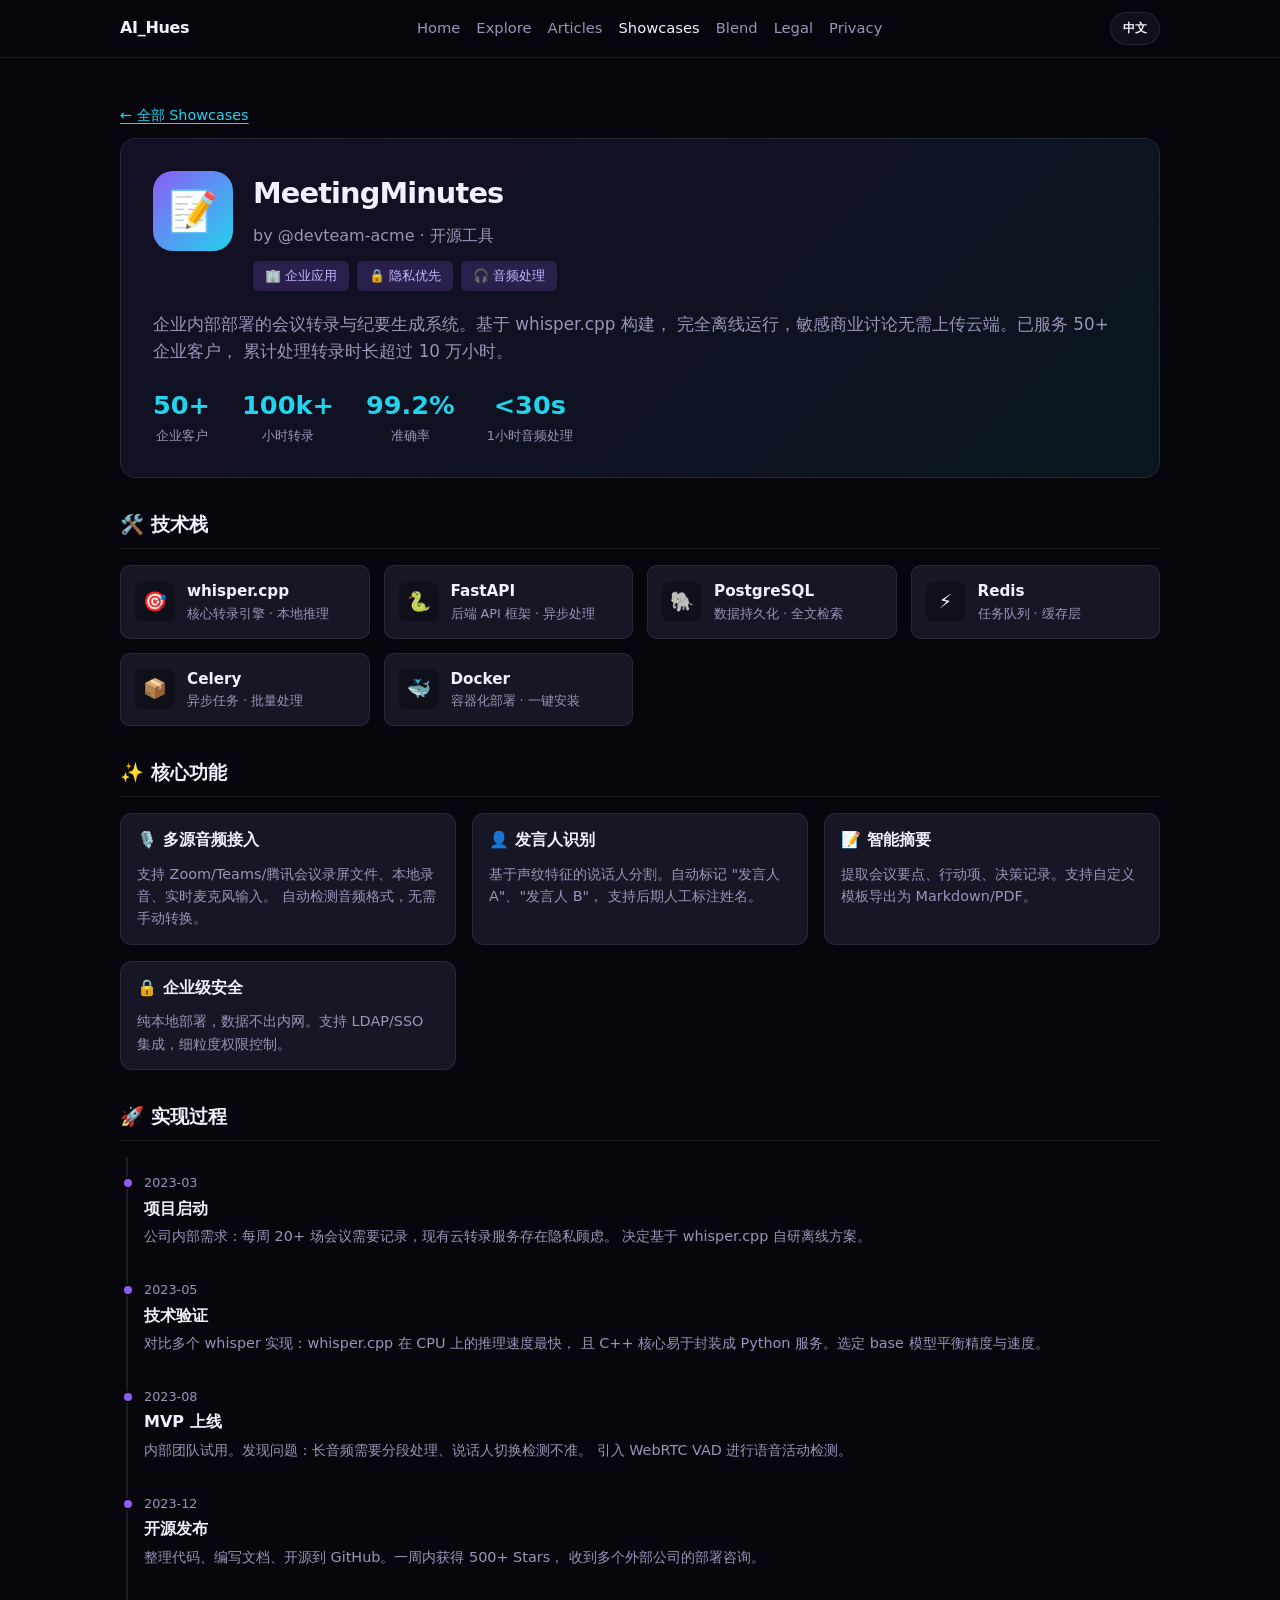
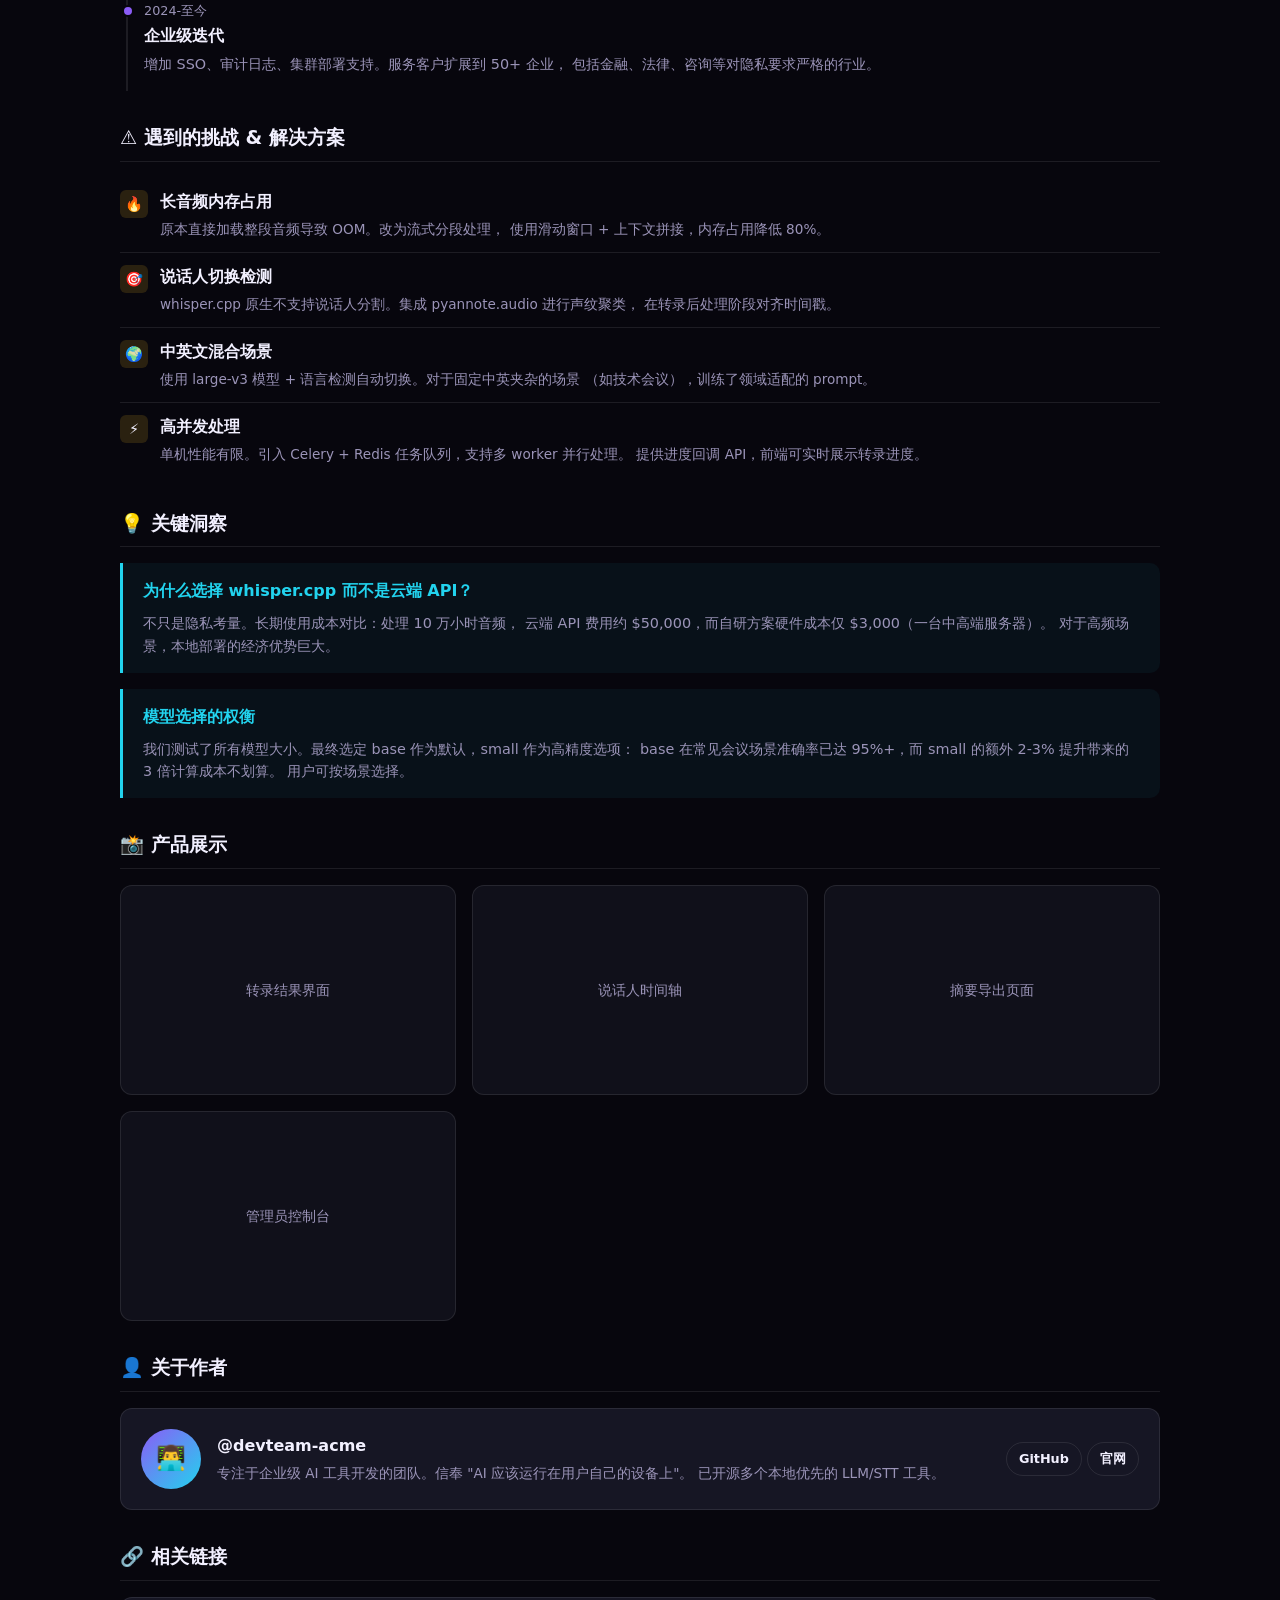
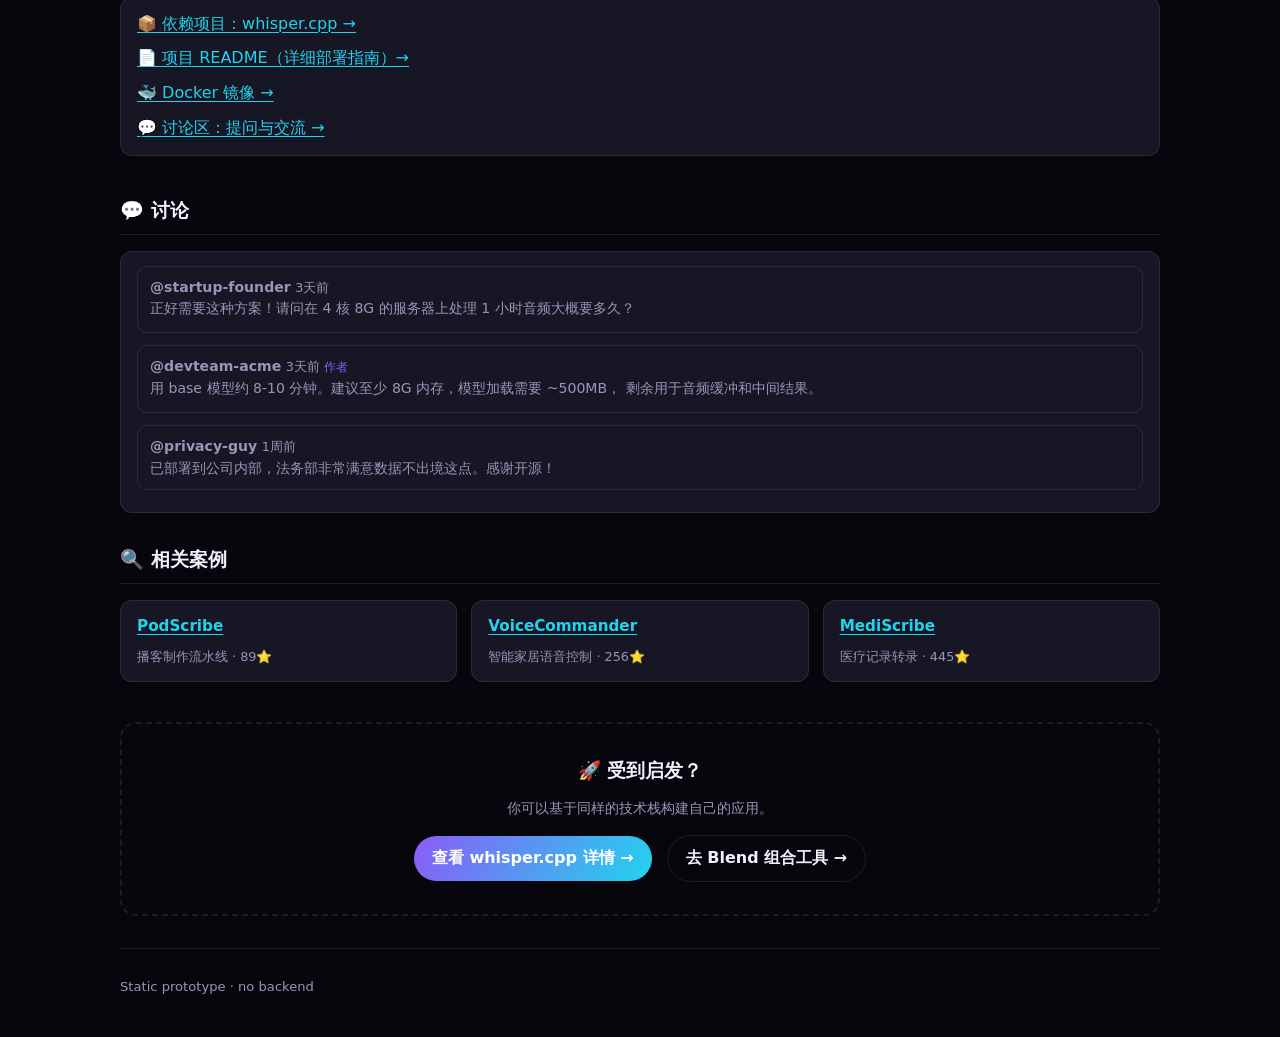
<file: showcase.html>
<!DOCTYPE html>
<html lang="en">
<head>
  <meta charset="UTF-8" />
  <meta name="viewport" content="width=device-width, initial-scale=1" />
  <title>AI_Hues — Showcase: MeetingMinutes</title>
  <link rel="stylesheet" href="./assets/styles.css" />
  <style>
    .showcase-hero {
      border: 1px solid var(--line);
      border-radius: 16px;
      padding: 32px;
      background: linear-gradient(135deg, rgba(139, 92, 246, 0.1), rgba(34, 211, 238, 0.08));
      margin-bottom: 28px;
    }
    .showcase-hero .hero-header {
      display: flex;
      align-items: flex-start;
      gap: 20px;
      margin-bottom: 20px;
    }
    .showcase-hero .hero-avatar {
      width: 80px;
      height: 80px;
      border-radius: 20px;
      background: linear-gradient(135deg, var(--accent), var(--accent2));
      display: flex;
      align-items: center;
      justify-content: center;
      font-size: 2.5rem;
      flex-shrink: 0;
    }
    .showcase-hero .hero-title {
      font-size: 1.8rem;
      font-weight: 700;
      color: var(--text);
      margin: 0 0 8px;
    }
    .showcase-hero .hero-author {
      font-size: 1rem;
      color: var(--muted);
      margin-bottom: 12px;
    }
    .showcase-hero .hero-tags {
      display: flex;
      flex-wrap: wrap;
      gap: 8px;
    }
    .showcase-hero .hero-tag {
      font-size: 0.8rem;
      padding: 5px 12px;
      border-radius: 6px;
      background: rgba(139, 92, 246, 0.2);
      color: #c4b5fd;
    }
    .showcase-hero .hero-desc {
      font-size: 1.05rem;
      color: var(--muted);
      line-height: 1.65;
      margin-bottom: 20px;
    }
    .showcase-hero .hero-stats {
      display: flex;
      gap: 32px;
      flex-wrap: wrap;
    }
    .showcase-hero .stat-item {
      text-align: center;
    }
    .showcase-hero .stat-value {
      font-size: 1.6rem;
      font-weight: 700;
      color: var(--accent2);
    }
    .showcase-hero .stat-label {
      font-size: 0.8rem;
      color: var(--muted);
    }
    .section-title {
      font-size: 1.2rem;
      font-weight: 700;
      color: var(--text);
      margin: 32px 0 16px;
      padding-bottom: 8px;
      border-bottom: 1px solid var(--line);
    }
    .tech-stack-grid {
      display: grid;
      grid-template-columns: repeat(auto-fit, minmax(200px, 1fr));
      gap: 14px;
    }
    .tech-item {
      display: flex;
      align-items: center;
      gap: 12px;
      padding: 14px;
      border: 1px solid var(--line);
      border-radius: 10px;
      background: var(--card);
    }
    .tech-item .tech-icon {
      width: 40px;
      height: 40px;
      border-radius: 8px;
      background: var(--surface);
      display: flex;
      align-items: center;
      justify-content: center;
      font-size: 1.2rem;
    }
    .tech-item .tech-name {
      font-weight: 600;
      color: var(--text);
      font-size: 0.95rem;
    }
    .tech-item .tech-role {
      font-size: 0.8rem;
      color: var(--muted);
    }
    .gallery-grid {
      display: grid;
      grid-template-columns: repeat(auto-fit, minmax(280px, 1fr));
      gap: 16px;
    }
    .gallery-item {
      aspect-ratio: 16/10;
      background: var(--surface);
      border-radius: 12px;
      border: 1px solid var(--line);
      display: flex;
      align-items: center;
      justify-content: center;
      color: var(--muted);
      font-size: 0.9rem;
    }
    .timeline {
      position: relative;
      padding-left: 24px;
    }
    .timeline::before {
      content: '';
      position: absolute;
      left: 6px;
      top: 0;
      bottom: 0;
      width: 2px;
      background: var(--line);
    }
    .timeline-item {
      position: relative;
      padding: 16px 0;
    }
    .timeline-item::before {
      content: '';
      position: absolute;
      left: -22px;
      top: 20px;
      width: 12px;
      height: 12px;
      border-radius: 50%;
      background: var(--accent);
      border: 2px solid var(--bg);
    }
    .timeline-item .time-date {
      font-size: 0.8rem;
      color: var(--muted);
      margin-bottom: 4px;
    }
    .timeline-item .time-title {
      font-weight: 600;
      color: var(--text);
      margin-bottom: 4px;
    }
    .timeline-item .time-desc {
      font-size: 0.9rem;
      color: var(--muted);
    }
    .insight-box {
      border-left: 3px solid var(--accent2);
      padding: 16px 20px;
      background: rgba(34, 211, 238, 0.05);
      border-radius: 0 10px 10px 0;
      margin: 16px 0;
    }
    .insight-box h4 {
      margin: 0 0 8px;
      color: var(--accent2);
    }
    .insight-box p {
      margin: 0;
      color: var(--muted);
      font-size: 0.9rem;
    }
    .challenge-list {
      list-style: none;
      padding: 0;
      margin: 0;
    }
    .challenge-list li {
      padding: 12px 0;
      border-bottom: 1px solid var(--line);
      display: flex;
      align-items: flex-start;
      gap: 12px;
    }
    .challenge-list li:last-child {
      border-bottom: none;
    }
    .challenge-list .challenge-icon {
      width: 28px;
      height: 28px;
      border-radius: 6px;
      background: rgba(251, 191, 36, 0.15);
      display: flex;
      align-items: center;
      justify-content: center;
      font-size: 0.9rem;
      flex-shrink: 0;
    }
    .challenge-list .challenge-content {
      flex: 1;
    }
    .challenge-list .challenge-title {
      font-weight: 600;
      color: var(--text);
      margin-bottom: 4px;
    }
    .challenge-list .challenge-solution {
      font-size: 0.85rem;
      color: var(--muted);
    }
    .author-card {
      display: flex;
      align-items: center;
      gap: 16px;
      padding: 20px;
      border: 1px solid var(--line);
      border-radius: 12px;
      background: var(--card);
    }
    .author-card .author-avatar {
      width: 60px;
      height: 60px;
      border-radius: 50%;
      background: linear-gradient(135deg, var(--accent), var(--accent2));
      display: flex;
      align-items: center;
      justify-content: center;
      font-size: 1.5rem;
    }
    .author-card .author-info {
      flex: 1;
    }
    .author-card .author-name {
      font-weight: 600;
      color: var(--text);
      margin-bottom: 4px;
    }
    .author-card .author-bio {
      font-size: 0.85rem;
      color: var(--muted);
    }
    .related-grid {
      display: grid;
      grid-template-columns: repeat(auto-fit, minmax(260px, 1fr));
      gap: 14px;
    }
  </style>
</head>
<body>
  <header class="site-header"><div id="nav-mount"></div></header>
  
  <main class="wrap section">
    <p class="muted" style="margin-bottom: 12px;">
      <a href="./showcases.html">← 全部 Showcases</a>
    </p>

    <!-- 案例头部 -->
    <div class="showcase-hero">
      <div class="hero-header">
        <div class="hero-avatar">📝</div>
        <div style="flex: 1;">
          <h1 class="hero-title">MeetingMinutes</h1>
          <div class="hero-author">by @devteam-acme · 开源工具</div>
          <div class="hero-tags">
            <span class="hero-tag">🏢 企业应用</span>
            <span class="hero-tag">🔒 隐私优先</span>
            <span class="hero-tag">🎧 音频处理</span>
          </div>
        </div>
      </div>
      <p class="hero-desc">
        企业内部部署的会议转录与纪要生成系统。基于 whisper.cpp 构建，
        完全离线运行，敏感商业讨论无需上传云端。已服务 50+ 企业客户，
        累计处理转录时长超过 10 万小时。
      </p>
      <div class="hero-stats">
        <div class="stat-item">
          <div class="stat-value">50+</div>
          <div class="stat-label">企业客户</div>
        </div>
        <div class="stat-item">
          <div class="stat-value">100k+</div>
          <div class="stat-label">小时转录</div>
        </div>
        <div class="stat-item">
          <div class="stat-value">99.2%</div>
          <div class="stat-label">准确率</div>
        </div>
        <div class="stat-item">
          <div class="stat-value">&lt;30s</div>
          <div class="stat-label">1小时音频处理</div>
        </div>
      </div>
    </div>

    <!-- 技术栈 -->
    <h3 class="section-title">🛠️ 技术栈</h3>
    <div class="tech-stack-grid">
      <div class="tech-item">
        <div class="tech-icon">🎯</div>
        <div>
          <div class="tech-name">whisper.cpp</div>
          <div class="tech-role">核心转录引擎 · 本地推理</div>
        </div>
      </div>
      <div class="tech-item">
        <div class="tech-icon">🐍</div>
        <div>
          <div class="tech-name">FastAPI</div>
          <div class="tech-role">后端 API 框架 · 异步处理</div>
        </div>
      </div>
      <div class="tech-item">
        <div class="tech-icon">🐘</div>
        <div>
          <div class="tech-name">PostgreSQL</div>
          <div class="tech-role">数据持久化 · 全文检索</div>
        </div>
      </div>
      <div class="tech-item">
        <div class="tech-icon">⚡</div>
        <div>
          <div class="tech-name">Redis</div>
          <div class="tech-role">任务队列 · 缓存层</div>
        </div>
      </div>
      <div class="tech-item">
        <div class="tech-icon">📦</div>
        <div>
          <div class="tech-name">Celery</div>
          <div class="tech-role">异步任务 · 批量处理</div>
        </div>
      </div>
      <div class="tech-item">
        <div class="tech-icon">🐳</div>
        <div>
          <div class="tech-name">Docker</div>
          <div class="tech-role">容器化部署 · 一键安装</div>
        </div>
      </div>
    </div>

    <!-- 核心功能 -->
    <h3 class="section-title">✨ 核心功能</h3>
    <div style="display: grid; grid-template-columns: repeat(auto-fit, minmax(280px, 1fr)); gap: 16px;">
      <div class="card">
        <h4 style="margin: 0 0 10px;">🎙️ 多源音频接入</h4>
        <p class="muted" style="margin: 0; font-size: 0.9rem;">
          支持 Zoom/Teams/腾讯会议录屏文件、本地录音、实时麦克风输入。
          自动检测音频格式，无需手动转换。
        </p>
      </div>
      <div class="card">
        <h4 style="margin: 0 0 10px;">👤 发言人识别</h4>
        <p class="muted" style="margin: 0; font-size: 0.9rem;">
          基于声纹特征的说话人分割。自动标记 "发言人 A"、"发言人 B"，
          支持后期人工标注姓名。
        </p>
      </div>
      <div class="card">
        <h4 style="margin: 0 0 10px;">📝 智能摘要</h4>
        <p class="muted" style="margin: 0; font-size: 0.9rem;">
          提取会议要点、行动项、决策记录。支持自定义模板导出为 Markdown/PDF。
        </p>
      </div>
      <div class="card">
        <h4 style="margin: 0 0 10px;">🔒 企业级安全</h4>
        <p class="muted" style="margin: 0; font-size: 0.9rem;">
          纯本地部署，数据不出内网。支持 LDAP/SSO 集成，细粒度权限控制。
        </p>
      </div>
    </div>

    <!-- 实现过程 -->
    <h3 class="section-title">🚀 实现过程</h3>
    <div class="timeline">
      <div class="timeline-item">
        <div class="time-date">2023-03</div>
        <div class="time-title">项目启动</div>
        <div class="time-desc">
          公司内部需求：每周 20+ 场会议需要记录，现有云转录服务存在隐私顾虑。
          决定基于 whisper.cpp 自研离线方案。
        </div>
      </div>
      <div class="timeline-item">
        <div class="time-date">2023-05</div>
        <div class="time-title">技术验证</div>
        <div class="time-desc">
          对比多个 whisper 实现：whisper.cpp 在 CPU 上的推理速度最快，
          且 C++ 核心易于封装成 Python 服务。选定 base 模型平衡精度与速度。
        </div>
      </div>
      <div class="timeline-item">
        <div class="time-date">2023-08</div>
        <div class="time-title">MVP 上线</div>
        <div class="time-desc">
          内部团队试用。发现问题：长音频需要分段处理、说话人切换检测不准。
          引入 WebRTC VAD 进行语音活动检测。
        </div>
      </div>
      <div class="timeline-item">
        <div class="time-date">2023-12</div>
        <div class="time-title">开源发布</div>
        <div class="time-desc">
          整理代码、编写文档、开源到 GitHub。一周内获得 500+ Stars，
          收到多个外部公司的部署咨询。
        </div>
      </div>
      <div class="timeline-item">
        <div class="time-date">2024-至今</div>
        <div class="time-title">企业级迭代</div>
        <div class="time-desc">
          增加 SSO、审计日志、集群部署支持。服务客户扩展到 50+ 企业，
          包括金融、法律、咨询等对隐私要求严格的行业。
        </div>
      </div>
    </div>

    <!-- 遇到的挑战 -->
    <h3 class="section-title">⚠️ 遇到的挑战 & 解决方案</h3>
    <ul class="challenge-list">
      <li>
        <div class="challenge-icon">🔥</div>
        <div class="challenge-content">
          <div class="challenge-title">长音频内存占用</div>
          <div class="challenge-solution">
            原本直接加载整段音频导致 OOM。改为流式分段处理，
            使用滑动窗口 + 上下文拼接，内存占用降低 80%。
          </div>
        </div>
      </li>
      <li>
        <div class="challenge-icon">🎯</div>
        <div class="challenge-content">
          <div class="challenge-title">说话人切换检测</div>
          <div class="challenge-solution">
            whisper.cpp 原生不支持说话人分割。集成 pyannote.audio 进行声纹聚类，
            在转录后处理阶段对齐时间戳。
          </div>
        </div>
      </li>
      <li>
        <div class="challenge-icon">🌍</div>
        <div class="challenge-content">
          <div class="challenge-title">中英文混合场景</div>
          <div class="challenge-solution">
            使用 large-v3 模型 + 语言检测自动切换。对于固定中英夹杂的场景
            （如技术会议），训练了领域适配的 prompt。
          </div>
        </div>
      </li>
      <li>
        <div class="challenge-icon">⚡</div>
        <div class="challenge-content">
          <div class="challenge-title">高并发处理</div>
          <div class="challenge-solution">
            单机性能有限。引入 Celery + Redis 任务队列，支持多 worker 并行处理。
            提供进度回调 API，前端可实时展示转录进度。
          </div>
        </div>
      </li>
    </ul>

    <!-- 关键洞察 -->
    <h3 class="section-title">💡 关键洞察</h3>
    <div class="insight-box">
      <h4>为什么选择 whisper.cpp 而不是云端 API？</h4>
      <p>
        不只是隐私考量。长期使用成本对比：处理 10 万小时音频，
        云端 API 费用约 $50,000，而自研方案硬件成本仅 $3,000（一台中高端服务器）。
        对于高频场景，本地部署的经济优势巨大。
      </p>
    </div>
    <div class="insight-box">
      <h4>模型选择的权衡</h4>
      <p>
        我们测试了所有模型大小。最终选定 base 作为默认，small 作为高精度选项：
        base 在常见会议场景准确率已达 95%+，而 small 的额外 2-3% 提升带来的 3 倍计算成本不划算。
        用户可按场景选择。
      </p>
    </div>

    <!-- 展示图 -->
    <h3 class="section-title">📸 产品展示</h3>
    <div class="gallery-grid">
      <div class="gallery-item">转录结果界面</div>
      <div class="gallery-item">说话人时间轴</div>
      <div class="gallery-item">摘要导出页面</div>
      <div class="gallery-item">管理员控制台</div>
    </div>

    <!-- 作者信息 -->
    <h3 class="section-title">👤 关于作者</h3>
    <div class="author-card">
      <div class="author-avatar">👨‍💻</div>
      <div class="author-info">
        <div class="author-name">@devteam-acme</div>
        <div class="author-bio">
          专注于企业级 AI 工具开发的团队。信奉 "AI 应该运行在用户自己的设备上"。
          已开源多个本地优先的 LLM/STT 工具。
        </div>
      </div>
      <div class="quick-actions">
        <a href="#" class="btn btn-ghost" style="font-size: 0.8rem; padding: 6px 12px;">GitHub</a>
        <a href="#" class="btn btn-ghost" style="font-size: 0.8rem; padding: 6px 12px;">官网</a>
      </div>
    </div>

    <!-- 链接 -->
    <h3 class="section-title">🔗 相关链接</h3>
    <div class="card">
      <div style="display: flex; flex-direction: column; gap: 10px;">
        <a href="https://github.com/ggerganov/whisper.cpp" target="_blank">📦 依赖项目：whisper.cpp →</a>
        <a href="#">📄 项目 README（详细部署指南）→</a>
        <a href="#">🐳 Docker 镜像 →</a>
        <a href="#">💬 讨论区：提问与交流 →</a>
      </div>
    </div>

    <!-- 评论 -->
    <h3 class="section-title" style="margin-top: 40px;">💬 讨论</h3>
    <div class="card" style="margin-bottom: 16px;">
      <div class="comment" style="border-bottom: 1px solid var(--line); margin-bottom: 12px; padding-bottom: 12px;">
        <strong>@startup-founder</strong> <span style="color: var(--muted); font-size: 0.8rem;">3天前</span><br>
        正好需要这种方案！请问在 4 核 8G 的服务器上处理 1 小时音频大概要多久？
      </div>
      <div class="comment" style="border-bottom: 1px solid var(--line); margin-bottom: 12px; padding-bottom: 12px;">
        <strong>@devteam-acme</strong> <span style="color: var(--muted); font-size: 0.8rem;">3天前</span> <span style="color: var(--accent); font-size: 0.75rem;">作者</span><br>
        用 base 模型约 8-10 分钟。建议至少 8G 内存，模型加载需要 ~500MB，
        剩余用于音频缓冲和中间结果。
      </div>
      <div class="comment">
        <strong>@privacy-guy</strong> <span style="color: var(--muted); font-size: 0.8rem;">1周前</span><br>
        已部署到公司内部，法务部非常满意数据不出境这点。感谢开源！
      </div>
    </div>

    <!-- 相关案例 -->
    <h3 class="section-title">🔍 相关案例</h3>
    <div class="related-grid">
      <div class="card">
        <h4 style="margin: 0 0 8px; font-size: 0.95rem;"><a href="#">PodScribe</a></h4>
        <p class="muted" style="margin: 0; font-size: 0.8rem;">播客制作流水线 · 89⭐</p>
      </div>
      <div class="card">
        <h4 style="margin: 0 0 8px; font-size: 0.95rem;"><a href="#">VoiceCommander</a></h4>
        <p class="muted" style="margin: 0; font-size: 0.8rem;">智能家居语音控制 · 256⭐</p>
      </div>
      <div class="card">
        <h4 style="margin: 0 0 8px; font-size: 0.95rem;"><a href="#">MediScribe</a></h4>
        <p class="muted" style="margin: 0; font-size: 0.8rem;">医疗记录转录 · 445⭐</p>
      </div>
    </div>

    <!-- 底部 CTA -->
    <div style="margin-top: 40px; padding: 32px; border: 2px dashed var(--line); border-radius: 16px; text-align: center;">
      <h3 style="margin: 0 0 12px;">🚀 受到启发？</h3>
      <p class="muted" style="margin: 0 0 16px;">你可以基于同样的技术栈构建自己的应用。</p>
      <a href="./project.html" class="btn">查看 whisper.cpp 详情 →</a>
      <a href="./blend.html" class="btn btn-ghost" style="margin-left: 10px;">去 Blend 组合工具 →</a>
    </div>
  </main>
  
  <footer class="site-footer"><div class="wrap"><span data-i18n="footerNote"></span></div></footer>
  <script src="./assets/app.js"></script>
</body>
</html>
</file>
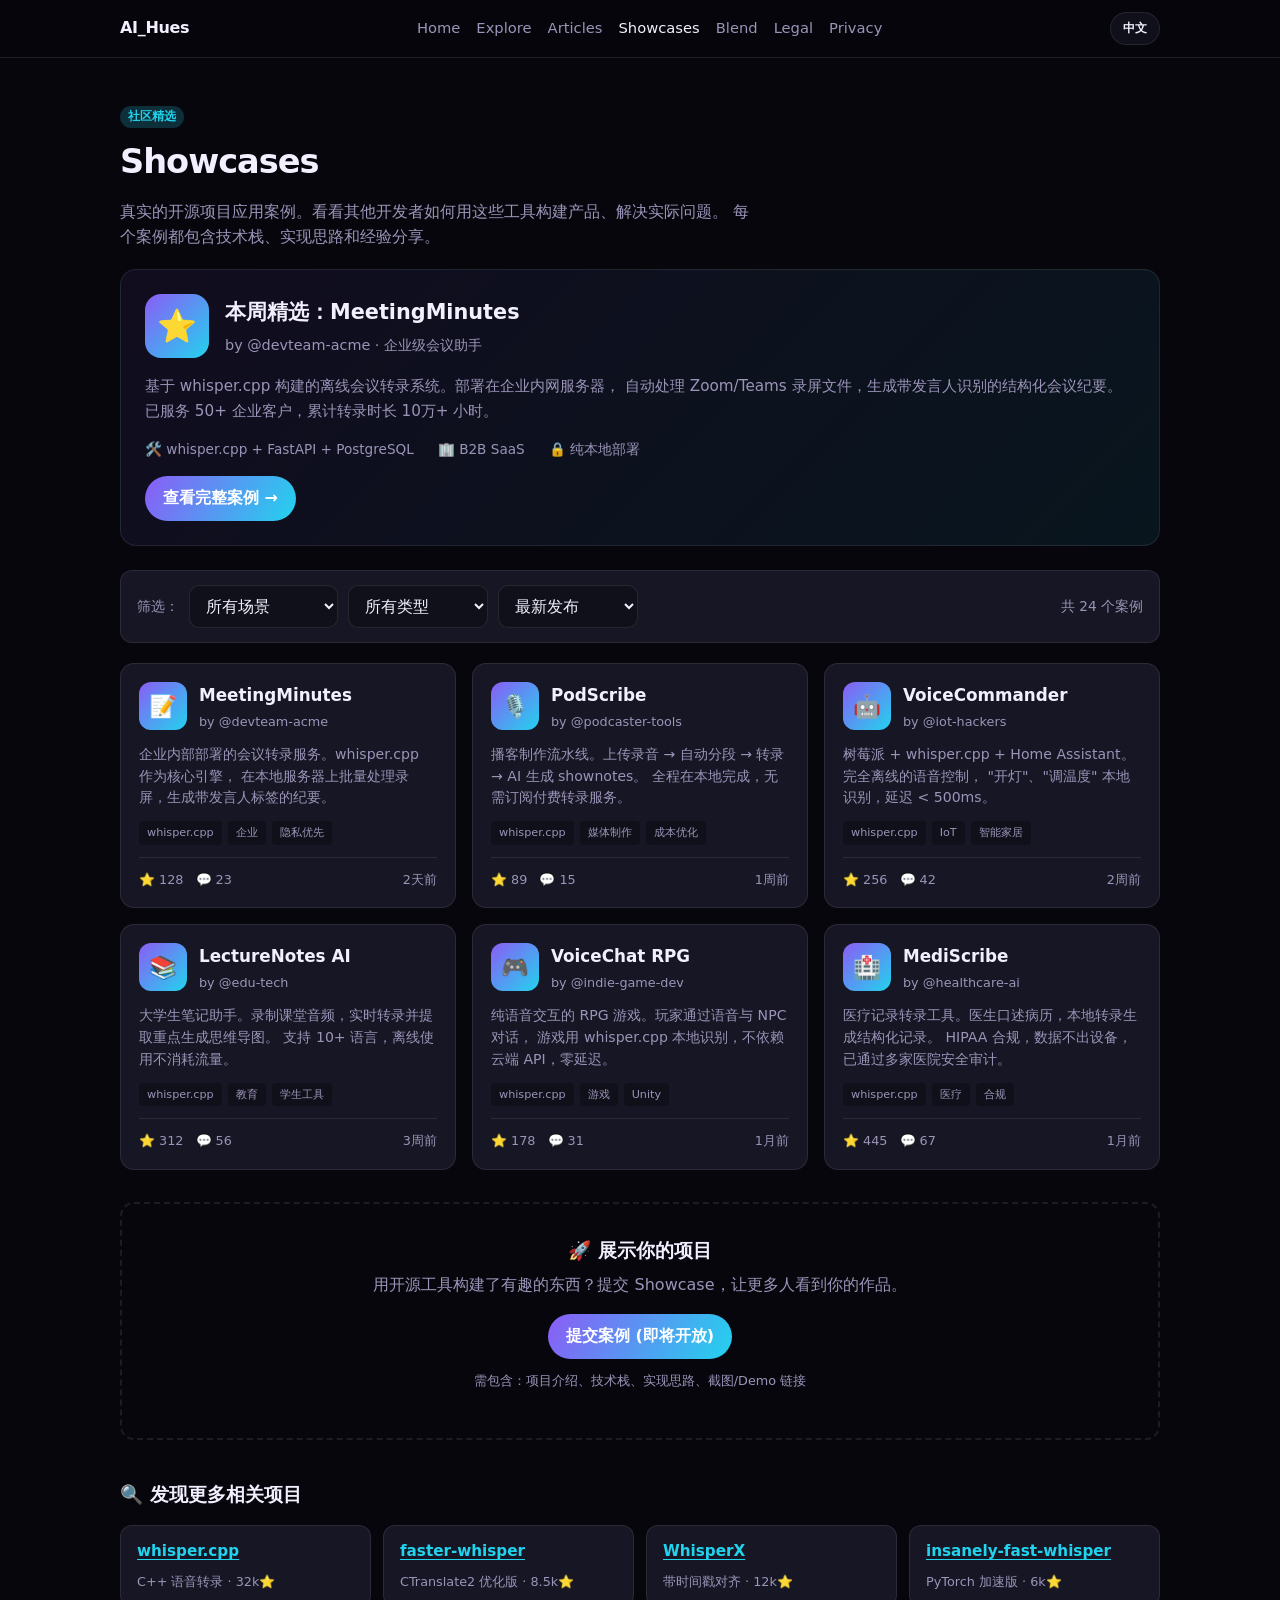
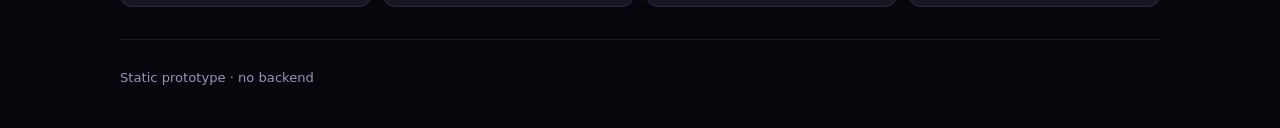
<file: showcases.html>
<!DOCTYPE html>
<html lang="en">
<head>
  <meta charset="UTF-8" />
  <meta name="viewport" content="width=device-width, initial-scale=1" />
  <title>AI_Hues — Showcases</title>
  <link rel="stylesheet" href="./assets/styles.css" />
  <style>
    .showcase-grid {
      display: grid;
      grid-template-columns: repeat(auto-fill, minmax(320px, 1fr));
      gap: 16px;
      margin-top: 20px;
    }
    .showcase-card {
      border: 1px solid var(--line);
      border-radius: 14px;
      padding: 18px;
      background: var(--card);
      transition: transform 0.15s, box-shadow 0.15s;
    }
    .showcase-card:hover {
      transform: translateY(-2px);
      box-shadow: 0 8px 32px rgba(139, 92, 246, 0.12);
    }
    .showcase-card .card-header {
      display: flex;
      align-items: flex-start;
      gap: 12px;
      margin-bottom: 12px;
    }
    .showcase-card .card-avatar {
      width: 48px;
      height: 48px;
      border-radius: 12px;
      background: linear-gradient(135deg, var(--accent), var(--accent2));
      display: flex;
      align-items: center;
      justify-content: center;
      font-size: 1.4rem;
      flex-shrink: 0;
    }
    .showcase-card .card-meta {
      flex: 1;
    }
    .showcase-card .card-title {
      font-size: 1.05rem;
      font-weight: 600;
      color: var(--text);
      margin: 0 0 4px;
      text-decoration: none;
      display: block;
    }
    .showcase-card .card-title:hover {
      color: var(--accent2);
    }
    .showcase-card .card-author {
      font-size: 0.8rem;
      color: var(--muted);
    }
    .showcase-card .card-desc {
      font-size: 0.88rem;
      color: var(--muted);
      line-height: 1.55;
      margin: 0 0 12px;
      display: -webkit-box;
      -webkit-line-clamp: 3;
      -webkit-box-orient: vertical;
      overflow: hidden;
    }
    .showcase-card .card-tags {
      display: flex;
      flex-wrap: wrap;
      gap: 6px;
      margin-bottom: 12px;
    }
    .showcase-card .card-tag {
      font-size: 0.7rem;
      padding: 3px 8px;
      border-radius: 4px;
      background: var(--surface);
      color: var(--muted);
    }
    .showcase-card .card-footer {
      display: flex;
      justify-content: space-between;
      align-items: center;
      font-size: 0.8rem;
      color: var(--muted);
      border-top: 1px solid var(--line);
      padding-top: 12px;
    }
    .showcase-card .card-stats {
      display: flex;
      gap: 12px;
    }
    .filter-bar {
      display: flex;
      flex-wrap: wrap;
      gap: 10px;
      align-items: center;
      margin-bottom: 20px;
      padding: 14px 16px;
      background: var(--card);
      border: 1px solid var(--line);
      border-radius: 12px;
    }
    .filter-bar select {
      width: auto;
      min-width: 140px;
    }
    .featured-showcase {
      border: 1px solid var(--line);
      border-radius: 16px;
      padding: 24px;
      background: linear-gradient(135deg, rgba(139, 92, 246, 0.08), rgba(34, 211, 238, 0.08));
      margin-bottom: 24px;
    }
    .featured-showcase .featured-header {
      display: flex;
      align-items: center;
      gap: 16px;
      margin-bottom: 16px;
    }
    .featured-showcase .featured-avatar {
      width: 64px;
      height: 64px;
      border-radius: 16px;
      background: linear-gradient(135deg, var(--accent), var(--accent2));
      display: flex;
      align-items: center;
      justify-content: center;
      font-size: 2rem;
    }
    .featured-showcase .featured-title {
      font-size: 1.3rem;
      font-weight: 700;
      color: var(--text);
      margin: 0 0 6px;
    }
    .featured-showcase .featured-author {
      font-size: 0.9rem;
      color: var(--muted);
    }
    .featured-showcase .featured-desc {
      font-size: 0.95rem;
      color: var(--muted);
      line-height: 1.6;
      margin-bottom: 16px;
    }
    .featured-showcase .featured-stats {
      display: flex;
      gap: 24px;
      font-size: 0.85rem;
      color: var(--muted);
    }
    .submit-banner {
      border: 2px dashed var(--line);
      border-radius: 14px;
      padding: 32px;
      text-align: center;
      margin-top: 32px;
    }
    .submit-banner h3 {
      margin: 0 0 8px;
      color: var(--text);
    }
    .submit-banner p {
      margin: 0 0 16px;
      color: var(--muted);
    }
  </style>
</head>
<body>
  <header class="site-header"><div id="nav-mount"></div></header>
  
  <main class="wrap section">
    <p class="muted" style="margin-bottom: 8px;">
      <span class="badge" style="background: rgba(34, 211, 238, 0.2); color: #22d3ee;">社区精选</span>
    </p>
    <h1 style="margin-bottom: 12px;">Showcases</h1>
    <p class="lede" style="max-width: 640px;">
      真实的开源项目应用案例。看看其他开发者如何用这些工具构建产品、解决实际问题。
      每个案例都包含技术栈、实现思路和经验分享。
    </p>

    <!-- 精选案例 -->
    <div class="featured-showcase">
      <div class="featured-header">
        <div class="featured-avatar">⭐</div>
        <div>
          <h2 class="featured-title">本周精选：MeetingMinutes</h2>
          <div class="featured-author">by @devteam-acme · 企业级会议助手</div>
        </div>
      </div>
      <p class="featured-desc">
        基于 whisper.cpp 构建的离线会议转录系统。部署在企业内网服务器，
        自动处理 Zoom/Teams 录屏文件，生成带发言人识别的结构化会议纪要。
        已服务 50+ 企业客户，累计转录时长 10万+ 小时。
      </p>
      <div class="featured-stats">
        <span>🛠️ whisper.cpp + FastAPI + PostgreSQL</span>
        <span>🏢 B2B SaaS</span>
        <span>🔒 纯本地部署</span>
      </div>
      <div style="margin-top: 16px;">
        <a href="./showcase.html?id=meetingminutes" class="btn">查看完整案例 →</a>
      </div>
    </div>

    <!-- 筛选 -->
    <div class="filter-bar">
      <span style="color: var(--muted); font-size: 0.9rem;">筛选：</span>
      <select>
        <option>所有场景</option>
        <option>🏢 企业应用</option>
        <option>🎧 媒体处理</option>
        <option>🏠 IoT/嵌入式</option>
        <option>📱 移动端</option>
        <option>🎮 游戏/VR</option>
      </select>
      <select>
        <option>所有类型</option>
        <option>开源项目</option>
        <option>商业产品</option>
        <option>个人工具</option>
        <option>教学案例</option>
      </select>
      <select>
        <option>最新发布</option>
        <option>最多收藏</option>
        <option>最多讨论</option>
      </select>
      <div style="flex: 1;"></div>
      <span style="color: var(--muted); font-size: 0.85rem;">共 24 个案例</span>
    </div>

    <!-- 案例网格 -->
    <div class="showcase-grid">
      <div class="showcase-card">
        <div class="card-header">
          <div class="card-avatar">📝</div>
          <div class="card-meta">
            <a href="./showcase.html?id=meetingminutes" class="card-title">MeetingMinutes</a>
            <div class="card-author">by @devteam-acme</div>
          </div>
        </div>
        <p class="card-desc">
          企业内部部署的会议转录服务。whisper.cpp 作为核心引擎，
          在本地服务器上批量处理录屏，生成带发言人标签的纪要。
        </p>
        <div class="card-tags">
          <span class="card-tag">whisper.cpp</span>
          <span class="card-tag">企业</span>
          <span class="card-tag">隐私优先</span>
        </div>
        <div class="card-footer">
          <div class="card-stats">
            <span>⭐ 128</span>
            <span>💬 23</span>
          </div>
          <span>2天前</span>
        </div>
      </div>

      <div class="showcase-card">
        <div class="card-header">
          <div class="card-avatar">🎙️</div>
          <div class="card-meta">
            <a href="./showcase.html?id=podscribe" class="card-title">PodScribe</a>
            <div class="card-author">by @podcaster-tools</div>
          </div>
        </div>
        <p class="card-desc">
          播客制作流水线。上传录音 → 自动分段 → 转录 → AI 生成 shownotes。
          全程在本地完成，无需订阅付费转录服务。
        </p>
        <div class="card-tags">
          <span class="card-tag">whisper.cpp</span>
          <span class="card-tag">媒体制作</span>
          <span class="card-tag">成本优化</span>
        </div>
        <div class="card-footer">
          <div class="card-stats">
            <span>⭐ 89</span>
            <span>💬 15</span>
          </div>
          <span>1周前</span>
        </div>
      </div>

      <div class="showcase-card">
        <div class="card-header">
          <div class="card-avatar">🤖</div>
          <div class="card-meta">
            <a href="./showcase.html?id=voicecommander" class="card-title">VoiceCommander</a>
            <div class="card-author">by @iot-hackers</div>
          </div>
        </div>
        <p class="card-desc">
          树莓派 + whisper.cpp + Home Assistant。完全离线的语音控制，
          "开灯"、"调温度" 本地识别，延迟 < 500ms。
        </p>
        <div class="card-tags">
          <span class="card-tag">whisper.cpp</span>
          <span class="card-tag">IoT</span>
          <span class="card-tag">智能家居</span>
        </div>
        <div class="card-footer">
          <div class="card-stats">
            <span>⭐ 256</span>
            <span>💬 42</span>
          </div>
          <span>2周前</span>
        </div>
      </div>

      <div class="showcase-card">
        <div class="card-header">
          <div class="card-avatar">📚</div>
          <div class="card-meta">
            <a href="./showcase.html?id=lecturenotes" class="card-title">LectureNotes AI</a>
            <div class="card-author">by @edu-tech</div>
          </div>
        </div>
        <p class="card-desc">
          大学生笔记助手。录制课堂音频，实时转录并提取重点生成思维导图。
          支持 10+ 语言，离线使用不消耗流量。
        </p>
        <div class="card-tags">
          <span class="card-tag">whisper.cpp</span>
          <span class="card-tag">教育</span>
          <span class="card-tag">学生工具</span>
        </div>
        <div class="card-footer">
          <div class="card-stats">
            <span>⭐ 312</span>
            <span>💬 56</span>
          </div>
          <span>3周前</span>
        </div>
      </div>

      <div class="showcase-card">
        <div class="card-header">
          <div class="card-avatar">🎮</div>
          <div class="card-meta">
            <a href="./showcase.html?id=voicechatgame" class="card-title">VoiceChat RPG</a>
            <div class="card-author">by @indie-game-dev</div>
          </div>
        </div>
        <p class="card-desc">
          纯语音交互的 RPG 游戏。玩家通过语音与 NPC 对话，
          游戏用 whisper.cpp 本地识别，不依赖云端 API，零延迟。
        </p>
        <div class="card-tags">
          <span class="card-tag">whisper.cpp</span>
          <span class="card-tag">游戏</span>
          <span class="card-tag">Unity</span>
        </div>
        <div class="card-footer">
          <div class="card-stats">
            <span>⭐ 178</span>
            <span>💬 31</span>
          </div>
          <span>1月前</span>
        </div>
      </div>

      <div class="showcase-card">
        <div class="card-header">
          <div class="card-avatar">🏥</div>
          <div class="card-meta">
            <a href="./showcase.html?id=mediscribe" class="card-title">MediScribe</a>
            <div class="card-author">by @healthcare-ai</div>
          </div>
        </div>
        <p class="card-desc">
          医疗记录转录工具。医生口述病历，本地转录生成结构化记录。
          HIPAA 合规，数据不出设备，已通过多家医院安全审计。
        </p>
        <div class="card-tags">
          <span class="card-tag">whisper.cpp</span>
          <span class="card-tag">医疗</span>
          <span class="card-tag">合规</span>
        </div>
        <div class="card-footer">
          <div class="card-stats">
            <span>⭐ 445</span>
            <span>💬 67</span>
          </div>
          <span>1月前</span>
        </div>
      </div>
    </div>

    <!-- 提交案例 -->
    <div class="submit-banner">
      <h3>🚀 展示你的项目</h3>
      <p>用开源工具构建了有趣的东西？提交 Showcase，让更多人看到你的作品。</p>
      <button class="btn" disabled>提交案例 (即将开放)</button>
      <p style="margin-top: 12px; font-size: 0.8rem;">需包含：项目介绍、技术栈、实现思路、截图/Demo 链接</p>
    </div>

    <!-- 相关项目推荐 -->
    <div style="margin-top: 40px;">
      <h3 style="margin-bottom: 16px;">🔍 发现更多相关项目</h3>
      <div style="display: grid; grid-template-columns: repeat(auto-fill, minmax(240px, 1fr)); gap: 12px;">
        <div class="card">
          <h4 style="margin: 0 0 8px; font-size: 0.95rem;"><a href="./project.html">whisper.cpp</a></h4>
          <p class="muted" style="margin: 0; font-size: 0.8rem;">C++ 语音转录 · 32k⭐</p>
        </div>
        <div class="card">
          <h4 style="margin: 0 0 8px; font-size: 0.95rem;"><a href="#">faster-whisper</a></h4>
          <p class="muted" style="margin: 0; font-size: 0.8rem;">CTranslate2 优化版 · 8.5k⭐</p>
        </div>
        <div class="card">
          <h4 style="margin: 0 0 8px; font-size: 0.95rem;"><a href="#">WhisperX</a></h4>
          <p class="muted" style="margin: 0; font-size: 0.8rem;">带时间戳对齐 · 12k⭐</p>
        </div>
        <div class="card">
          <h4 style="margin: 0 0 8px; font-size: 0.95rem;"><a href="#">insanely-fast-whisper</a></h4>
          <p class="muted" style="margin: 0; font-size: 0.8rem;">PyTorch 加速版 · 6k⭐</p>
        </div>
      </div>
    </div>
  </main>
  
  <footer class="site-footer"><div class="wrap"><span data-i18n="footerNote"></span></div></footer>
  <script src="./assets/app.js"></script>
</body>
</html>
</file>
<file: assets/styles.css>
:root {
  --bg: #07060d;
  --surface: #10101a;
  --card: #161624;
  --text: #f2f0ff;
  --muted: #9b94b8;
  --line: rgba(255, 255, 255, 0.09);
  --accent: #8b5cf6;
  --accent2: #22d3ee;
  --warn: #fbbf24;
  --radius: 12px;
  --font: ui-sans-serif, system-ui, -apple-system, "Segoe UI", Roboto, "PingFang SC", "Microsoft YaHei", sans-serif;
}
*,
*::before,
*::after {
  box-sizing: border-box;
}
html {
  scroll-behavior: smooth;
}
body {
  margin: 0;
  font-family: var(--font);
  background: var(--bg);
  color: var(--text);
  line-height: 1.55;
  min-height: 100vh;
}
a {
  color: var(--accent2);
  text-decoration-thickness: 1px;
  text-underline-offset: 3px;
}
a:hover {
  color: var(--accent);
}
.wrap {
  width: min(1040px, 100% - 32px);
  margin: 0 auto;
}
.site-header {
  position: sticky;
  top: 0;
  z-index: 40;
  background: rgba(7, 6, 13, 0.9);
  backdrop-filter: blur(10px);
  border-bottom: 1px solid var(--line);
}
.header-inner {
  display: flex;
  flex-wrap: wrap;
  align-items: center;
  justify-content: space-between;
  gap: 12px;
  padding: 12px 0;
}
.logo {
  font-weight: 700;
  color: var(--text);
  text-decoration: none;
  letter-spacing: -0.02em;
}
.nav {
  display: flex;
  flex-wrap: wrap;
  gap: 10px 16px;
}
.nav a {
  color: var(--muted);
  text-decoration: none;
  font-weight: 500;
  font-size: 0.92rem;
}
.nav a:hover,
.nav a.active {
  color: var(--text);
}
.lang-btn {
  font: inherit;
  font-size: 12px;
  font-weight: 600;
  padding: 6px 12px;
  border-radius: 999px;
  border: 1px solid var(--line);
  background: var(--surface);
  color: var(--text);
  cursor: pointer;
}
.hero {
  padding: 36px 0 28px;
  background: radial-gradient(ellipse 80% 50% at 50% -20%, rgba(139, 92, 246, 0.22), transparent);
  border-bottom: 1px solid var(--line);
}
.eyebrow {
  text-transform: uppercase;
  letter-spacing: 0.12em;
  font-size: 0.7rem;
  color: var(--muted);
  margin: 0 0 10px;
}
h1 {
  margin: 0 0 10px;
  font-size: clamp(1.55rem, 3.5vw, 2.1rem);
  font-weight: 700;
  letter-spacing: -0.03em;
}
.lede {
  margin: 0 0 20px;
  color: var(--muted);
  max-width: 60ch;
}
.section {
  padding: 32px 0;
  border-bottom: 1px solid var(--line);
}
.section h2 {
  margin: 0 0 14px;
  font-size: 1.05rem;
}
.muted {
  color: var(--muted);
  font-size: 0.9rem;
}
textarea,
input[type="text"],
input[type="search"],
select {
  width: 100%;
  max-width: 100%;
  padding: 10px 12px;
  border-radius: 10px;
  border: 1px solid var(--line);
  background: var(--surface);
  color: var(--text);
  font: inherit;
}
textarea {
  min-height: 100px;
  resize: vertical;
}
.row {
  display: flex;
  flex-wrap: wrap;
  gap: 10px;
  align-items: center;
  margin-top: 10px;
}
.btn {
  display: inline-flex;
  align-items: center;
  justify-content: center;
  padding: 10px 18px;
  border-radius: 999px;
  border: 0;
  font: inherit;
  font-weight: 600;
  cursor: pointer;
  text-decoration: none;
  color: #fff;
  background: linear-gradient(120deg, var(--accent), var(--accent2));
}
.btn-ghost {
  background: transparent;
  border: 1px solid var(--line);
  color: var(--text);
}
.chips {
  display: flex;
  flex-wrap: wrap;
  gap: 8px;
}
.chip {
  border: 1px solid var(--line);
  background: var(--card);
  color: var(--text);
  padding: 6px 12px;
  border-radius: 999px;
  font-size: 0.85rem;
  cursor: pointer;
}
.chip:hover {
  border-color: color-mix(in srgb, var(--accent2) 45%, var(--line));
}
.grid {
  display: grid;
  grid-template-columns: repeat(auto-fill, minmax(260px, 1fr));
  gap: 14px;
}
.card {
  border: 1px solid var(--line);
  border-radius: var(--radius);
  padding: 14px 16px;
  background: var(--card);
}
.card h3 {
  margin: 0 0 8px;
  font-size: 1rem;
}
.card h3 a {
  color: inherit;
  text-decoration: none;
}
.badge {
  display: inline-block;
  font-size: 0.72rem;
  font-weight: 600;
  padding: 2px 8px;
  border-radius: 999px;
  background: color-mix(in srgb, var(--accent) 28%, transparent);
  margin-right: 6px;
}
.site-footer {
  padding: 28px 0 40px;
  font-size: 0.82rem;
  color: var(--muted);
}
.site-footer a {
  color: var(--muted);
}
.bar-row {
  display: grid;
  grid-template-columns: 7em 1fr;
  gap: 8px;
  align-items: center;
  margin: 8px 0;
  font-size: 0.85rem;
  color: var(--muted);
}
.bar {
  height: 8px;
  border-radius: 99px;
  background: var(--line);
  overflow: hidden;
}
.bar > i {
  display: block;
  height: 100%;
  border-radius: 99px;
  background: linear-gradient(90deg, var(--accent), var(--accent2));
}
.filters {
  display: grid;
  grid-template-columns: repeat(auto-fit, minmax(160px, 1fr));
  gap: 12px;
  margin-bottom: 16px;
}
.table-placeholder {
  border: 1px dashed var(--line);
  border-radius: var(--radius);
  padding: 24px;
  text-align: center;
  color: var(--muted);
}
.comment {
  border: 1px solid var(--line);
  border-radius: 10px;
  padding: 10px 12px;
  margin-bottom: 8px;
  font-size: 0.88rem;
  color: var(--muted);
}
.hues-wrap {
  margin-bottom: 22px;
}
.hues-h {
  margin: 0 0 10px;
  font-size: 1rem;
  color: var(--text);
}
.hues-table {
  width: 100%;
  border-collapse: collapse;
  font-size: 0.88rem;
}
.hues-table th,
.hues-table td {
  border: 1px solid var(--line);
  padding: 10px 12px;
  vertical-align: top;
  text-align: left;
}
.hues-table thead {
  background: var(--surface);
}
.hues-dim {
  color: var(--muted);
  font-size: 0.82rem;
}
.hues-score {
  font-weight: 700;
  color: var(--accent2);
  white-space: nowrap;
  width: 3.5rem;
}
.hues-note {
  color: var(--muted);
}
.hues-desc {
  display: block;
  margin-top: 4px;
  font-size: 0.78rem;
  opacity: 0.9;
}
.hues-disc {
  margin: 12px 0 0;
  font-size: 0.8rem;
  color: var(--muted);
}
.sr-only {
  position: absolute;
  width: 1px;
  height: 1px;
  padding: 0;
  margin: -1px;
  overflow: hidden;
  clip: rect(0, 0, 0, 0);
  white-space: nowrap;
  border: 0;
}
</file>
